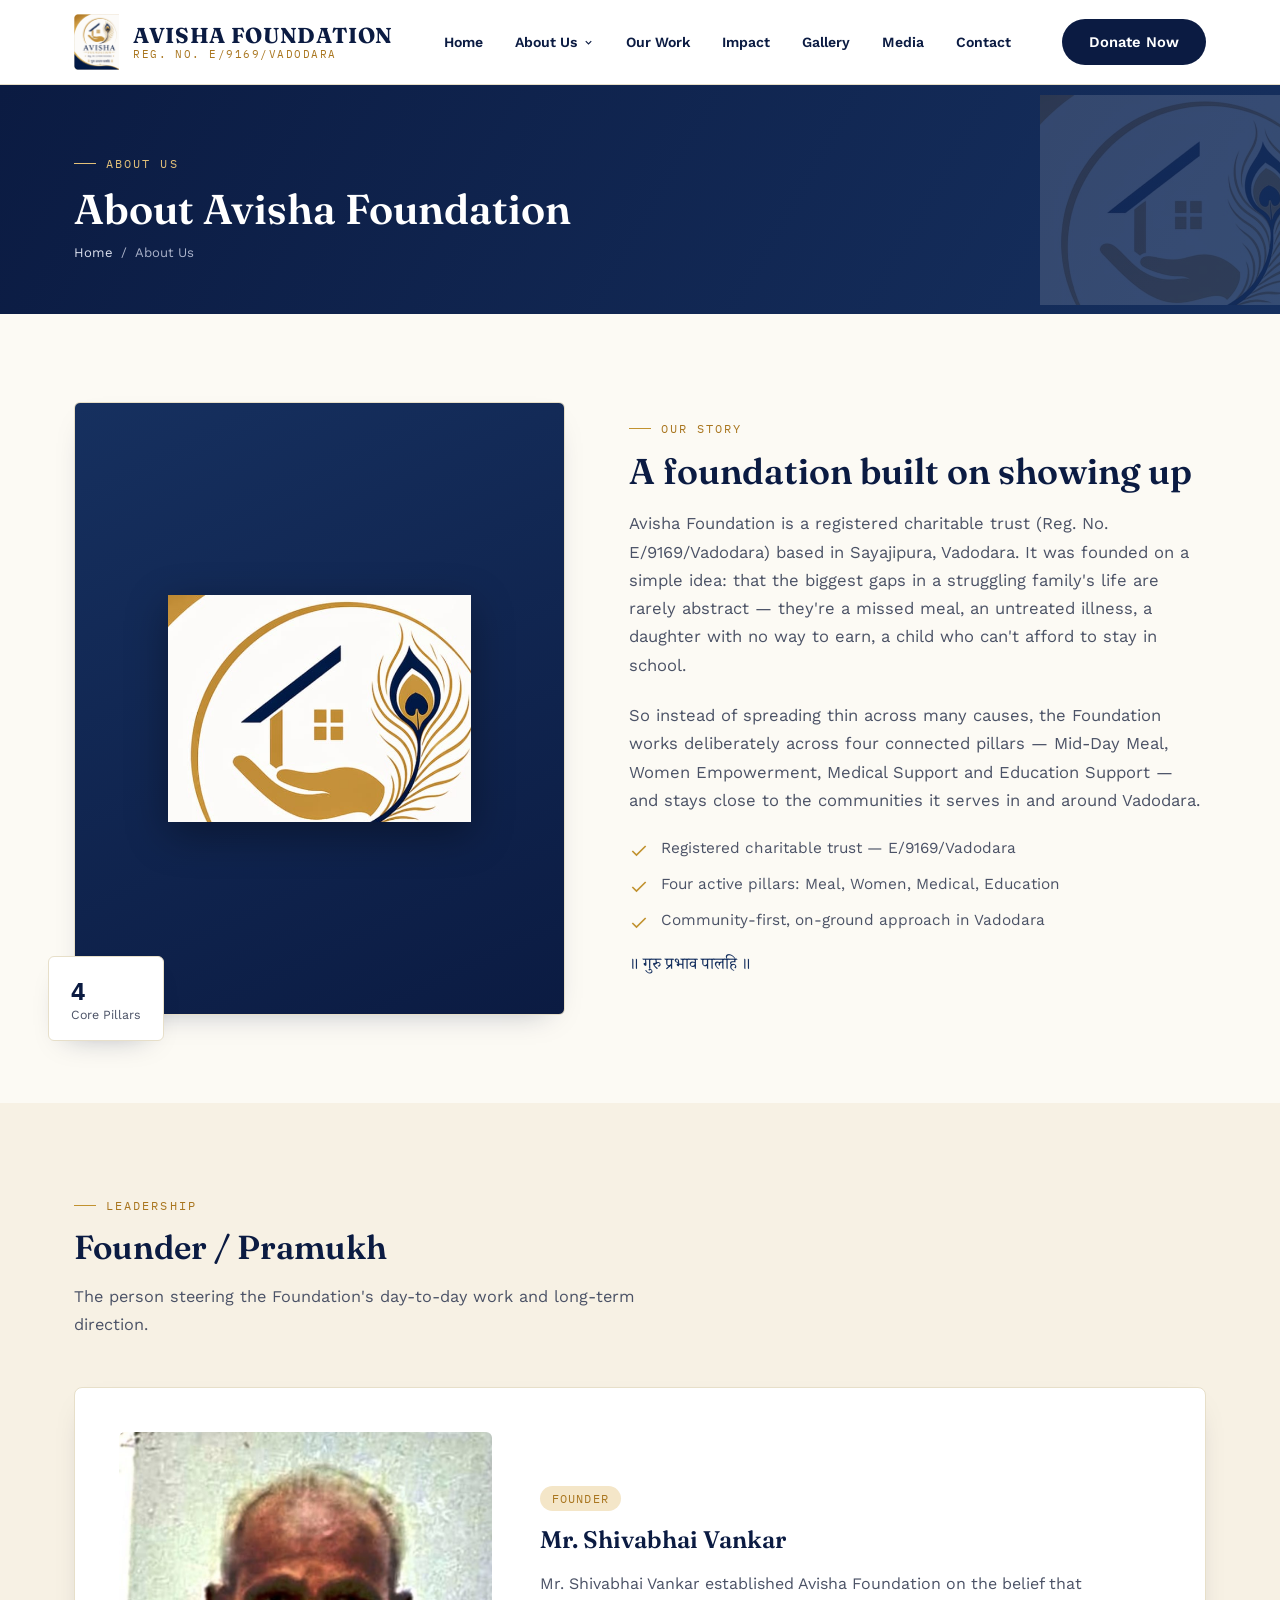
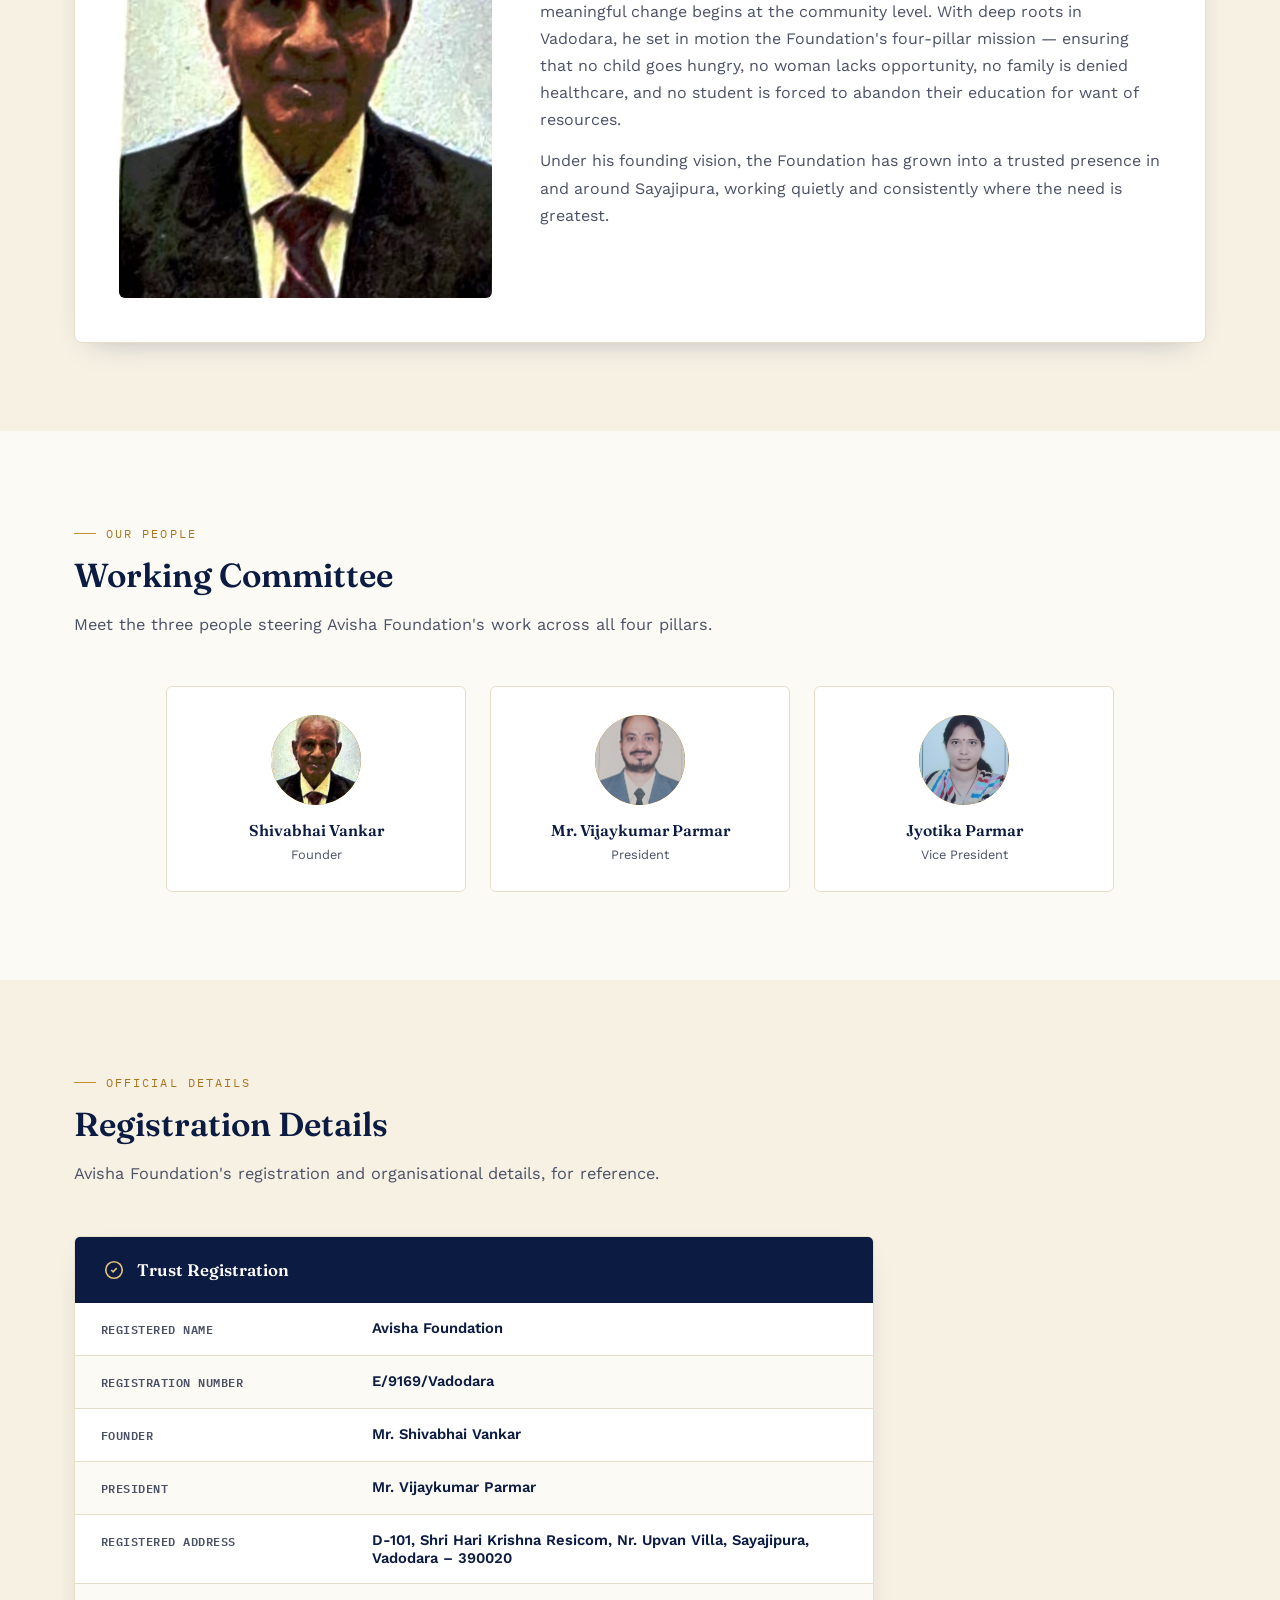
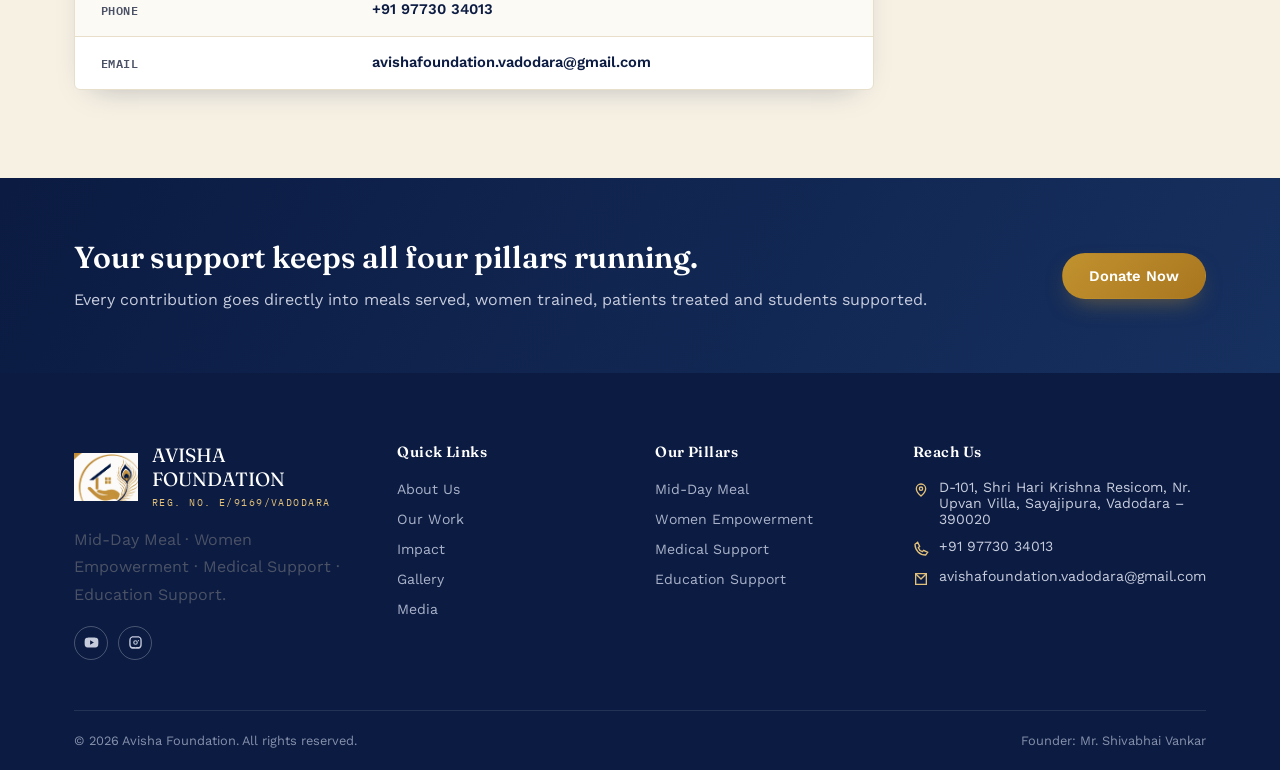
<file: about.html>
<!DOCTYPE html>
<html lang="en">
<head>
<meta charset="UTF-8">
<meta name="viewport" content="width=device-width, initial-scale=1.0">
<title>About Us | Avisha Foundation</title>
<meta name="description" content="Our Story, Founder, Working Committee and registration details for Avisha Foundation (Reg. No. E/9169/Vadodara).">
<link rel="icon" href="image_5f24a0.png">

<link rel="preconnect" href="https://fonts.googleapis.com">
<link rel="preconnect" href="https://fonts.gstatic.com" crossorigin>
<link href="https://fonts.googleapis.com/css2?family=Fraunces:opsz,wght@9..144,500;9..144,600;9..144,700&family=Work+Sans:wght@400;500;600;700&family=IBM+Plex+Mono:wght@500;600&family=Noto+Serif+Devanagari:wght@500;600&display=swap" rel="stylesheet">
<link rel="stylesheet" href="style.css">

</head>
<body>

<header class="site-header">
  <div class="header-inner container">
    <a href="index.html" class="brand">
      <span class="brand-mark"><img src="logo.jpeg" alt="Avisha Foundation logo"></span>
      <span class="brand-text">
        <span class="name">AVISHA FOUNDATION</span>
        <span class="sub">Reg. No. E/9169/Vadodara</span>
      </span>
    </a>

    <nav class="main-nav" id="main-nav">
      <ul>
        <li><a href="index.html">Home</a></li>
        <li class="has-dropdown active">
          <button type="button" aria-expanded="false">About Us
            <svg class="chev" viewBox="0 0 24 24" fill="none" stroke="currentColor" stroke-width="2.5"><path d="M6 9l6 6 6-6"/></svg>
          </button>
          <ul class="dropdown">
            <li><a href="about.html#story">Our Story</a></li>
            <li><a href="about.html#founder">Founder / Pramukh</a></li>
            <li><a href="about.html#committee">Working Committee</a></li>
            <li><a href="about.html#registration">Registration Details</a></li>
          </ul>
        </li>
        <li><a href="work.html">Our Work</a></li>
        <li><a href="impact.html">Impact</a></li>
        <li><a href="gallery.html">Gallery</a></li>
        <li><a href="media.html">Media</a></li>
        <li><a href="contact.html">Contact</a></li>
      </ul>
    </nav>

    <div class="header-cta">
  <a href="donation.html" class="btn btn-navy">Donate Now</a>
  <button class="nav-toggle" id="nav-toggle" aria-label="Toggle menu" aria-expanded="false"><span></span></button>
</div>

  </div>
</header>

<section class="page-banner">
  <div class="container">
    <span class="eyebrow">About Us</span>
    <h1>About Avisha Foundation</h1>
    <div class="breadcrumb"><a href="index.html">Home</a><span>/</span><span>About Us</span></div>
  </div>
  <img class="page-banner-emblem" src="image_5f24a0.png" alt="">
</section>
<section class="section" id="story">
  <div class="container about-grid">
    <div class="about-visual">
      <div class="frame"><img src="image_5f24a0.png" alt="Avisha Foundation emblem"></div>
      <div class="badge">
        <span><strong>4</strong><span>Core Pillars</span></span>
      </div>
    </div>
    <div class="about-copy">
      <span class="eyebrow">Our Story</span>
      <h2>A foundation built on showing up</h2>
      <p>Avisha Foundation is a registered charitable trust (Reg. No. E/9169/Vadodara) based in Sayajipura, Vadodara. It was founded on a simple idea: that the biggest gaps in a struggling family's life are rarely abstract — they're a missed meal, an untreated illness, a daughter with no way to earn, a child who can't afford to stay in school.</p>
      <p>So instead of spreading thin across many causes, the Foundation works deliberately across four connected pillars — Mid-Day Meal, Women Empowerment, Medical Support and Education Support — and stays close to the communities it serves in and around Vadodara.</p>
      <ul class="about-list">
        <li><svg viewBox="0 0 24 24" fill="none" stroke="currentColor" stroke-width="2"><path d="M20 6L9 17l-5-5"/></svg> Registered charitable trust — E/9169/Vadodara</li>
        <li><svg viewBox="0 0 24 24" fill="none" stroke="currentColor" stroke-width="2"><path d="M20 6L9 17l-5-5"/></svg> Four active pillars: Meal, Women, Medical, Education</li>
        <li><svg viewBox="0 0 24 24" fill="none" stroke="currentColor" stroke-width="2"><path d="M20 6L9 17l-5-5"/></svg> Community-first, on-ground approach in Vadodara</li>
      </ul>
      <p class="tagline-strip">॥ गुरु प्रभाव पालहि ॥</p>
    </div>
  </div>
</section>

<section class="section section-soft" id="founder">
  <div class="container">
    <div class="section-head">
      <span class="eyebrow">Leadership</span>
      <h2>Founder / Pramukh</h2>
      <p>The person steering the Foundation's day-to-day work and long-term direction.</p>
    </div>
    <div class="founder-card">
      <div class="founder-photo"><img src="founder_photo.png" alt="Shivabhai Vankar — Founder, Avisha Foundation"></div>
      <div class="founder-copy">
        <span class="role-tag">Founder</span>
        <h3>Mr. Shivabhai Vankar</h3>
        <p>Mr. Shivabhai Vankar established Avisha Foundation on the belief that meaningful change begins at the community level. With deep roots in Vadodara, he set in motion the Foundation's four-pillar mission — ensuring that no child goes hungry, no woman lacks opportunity, no family is denied healthcare, and no student is forced to abandon their education for want of resources.</p>
        <p>Under his founding vision, the Foundation has grown into a trusted presence in and around Sayajipura, working quietly and consistently where the need is greatest.</p>
      </div>
    </div>
  </div>
</section>

<section class="section" id="committee">
  <div class="container">
    <div class="section-head">
      <span class="eyebrow">Our People</span>
      <h2>Working Committee</h2>
      <p>Meet the three people steering Avisha Foundation's work across all four pillars.</p>
    </div>
    <div class="committee-grid">
      <div class="committee-card"><div class="committee-avatar"><img src="founder_photo.png" alt="Founder" style="width:100%;height:100%;object-fit:cover;border-radius:50%;"></div><h4>Shivabhai Vankar</h4><span>Founder</span></div>
      <div class="committee-card"><div class="committee-avatar"><img src="president_photo.png" alt="President" style="width:100%;height:100%;object-fit:cover;border-radius:50%;"></div><h4>Mr. Vijaykumar Parmar</h4><span>President</span></div>
      <div class="committee-card"><div class="committee-avatar"><img src="vicepresident_photo.jpeg" alt="Vice President" style="width:100%;height:100%;object-fit:cover;border-radius:50%;"></div><h4>Jyotika Parmar</h4><span>Vice President</span></div>
    </div>
  </div>
</section>

<section class="section section-soft" id="registration">
  <div class="container">
    <div class="section-head">
      <span class="eyebrow">Official Details</span>
      <h2>Registration Details</h2>
      <p>Avisha Foundation's registration and organisational details, for reference.</p>
    </div>
    <div class="donate-card" style="max-width:800px;">
      <div class="donate-card-head">
        <svg viewBox="0 0 24 24" fill="none" stroke="currentColor" stroke-width="1.8"><path d="M9 12l2 2 4-4"/><circle cx="12" cy="12" r="9"/></svg>
        <h3>Trust Registration</h3>
      </div>
      <table class="reg-table">
        <tr><th>Registered Name</th><td>Avisha Foundation</td></tr>
        <tr><th>Registration Number</th><td>E/9169/Vadodara</td></tr>
        <tr><th>Founder</th><td>Mr. Shivabhai Vankar</td></tr>
        <tr><th>President</th><td>Mr. Vijaykumar Parmar</td></tr>
        <tr><th>Registered Address</th><td>D-101, Shri Hari Krishna Resicom, Nr. Upvan Villa, Sayajipura, Vadodara – 390020</td></tr>
        <tr><th>Phone</th><td>+91 97730 34013</td></tr>
        <tr><th>Email</th><td>avishafoundation.vadodara@gmail.com</td></tr>
      </table>
    </div>
  </div>
</section>
<section class="cta-band">
  <div class="container cta-inner">
    <div>
      <h2>Your support keeps all four pillars running.</h2>
      <p>Every contribution goes directly into meals served, women trained, patients treated and students supported.</p>
    </div>
    <a href="donation.html" class="btn btn-gold">Donate Now</a>
  </div>
</section>

<footer id="contact-footer">
  <div class="container">
    <div class="footer-grid">
      <div>
        <div class="footer-brand">
          <span class="brand-mark"><img src="image_5f24a0.png" alt="Avisha Foundation emblem"></span>
          <span>
            <span class="name">AVISHA FOUNDATION</span><br>
            <span class="sub">Reg. No. E/9169/Vadodara</span>
          </span>
        </div>
        <p style="max-width:32ch;">Mid-Day Meal &middot; Women Empowerment &middot; Medical Support &middot; Education Support.</p>
        <div class="social-row">
          <a href="https://www.youtube.com/@avishafoundation" target="_blank" rel="noopener" aria-label="YouTube"><svg viewBox="0 0 24 24" fill="currentColor"><path d="M23 12s0-3.6-.5-5.3c-.3-1-1.1-1.8-2.1-2.1C18.6 4 12 4 12 4s-6.6 0-8.4.6c-1 .3-1.8 1.1-2.1 2.1C1 8.4 1 12 1 12s0 3.6.5 5.3c.3 1 1.1 1.8 2.1 2.1C5.4 20 12 20 12 20s6.6 0 8.4-.6c1-.3 1.8-1.1 2.1-2.1.5-1.7.5-5.3.5-5.3zM9.8 15.5v-7l6 3.5-6 3.5z"/></svg></a>
          <a href="https://www.instagram.com/avisha.foundation" target="_blank" rel="noopener" aria-label="Instagram"><svg viewBox="0 0 24 24" fill="currentColor"><path d="M12 2c2.7 0 3.1 0 4.1.1 1.1 0 1.8.2 2.4.5.6.3 1.1.6 1.7 1.2.6.6.9 1 1.2 1.7.3.6.5 1.3.5 2.4.1 1 .1 1.4.1 4.1s0 3.1-.1 4.1c0 1.1-.2 1.8-.5 2.4-.3.6-.6 1.1-1.2 1.7-.6.6-1 .9-1.7 1.2-.6.3-1.3.5-2.4.5-1 .1-1.4.1-4.1.1s-3.1 0-4.1-.1c-1.1 0-1.8-.2-2.4-.5-.6-.3-1.1-.6-1.7-1.2-.6-.6-.9-1-1.2-1.7-.3-.6-.5-1.3-.5-2.4C2 15.1 2 14.7 2 12s0-3.1.1-4.1c0-1.1.2-1.8.5-2.4.3-.6.6-1.1 1.2-1.7.6-.6 1-.9 1.7-1.2.6-.3 1.3-.5 2.4-.5C8.9 2 9.3 2 12 2zm0 1.8c-2.6 0-3 0-4 .1-.9 0-1.4.2-1.7.3-.4.2-.7.4-1 .7-.3.3-.5.6-.7 1-.1.3-.3.8-.3 1.7-.1 1-.1 1.4-.1 4s0 3 .1 4c0 .9.2 1.4.3 1.7.2.4.4.7.7 1 .3.3.6.5 1 .7.3.1.8.3 1.7.3 1 .1 1.4.1 4 .1s3 0 4-.1c.9 0 1.4-.2 1.7-.3.4-.2.7-.4 1-.7.3-.3.5-.6.7-1 .1-.3.3-.8.3-1.7.1-1 .1-1.4.1-4s0-3-.1-4c0-.9-.2-1.4-.3-1.7-.2-.4-.4-.7-.7-1-.3-.3-.6-.5-1-.7-.3-.1-.8-.3-1.7-.3-1-.1-1.4-.1-4-.1zm0 4.5a3.7 3.7 0 110 7.4 3.7 3.7 0 010-7.4zm0 1.8a1.9 1.9 0 100 3.8 1.9 1.9 0 000-3.8zm4.7-2a1 1 0 110 2 1 1 0 010-2z"/></svg></a>
        </div>
      </div>

      <div class="footer-col">
        <h4>Quick Links</h4>
        <ul>
          <li><a href="about.html">About Us</a></li>
          <li><a href="work.html">Our Work</a></li>
          <li><a href="impact.html">Impact</a></li>
          <li><a href="gallery.html">Gallery</a></li>
          <li><a href="media.html">Media</a></li>
        </ul>
      </div>

      <div class="footer-col">
        <h4>Our Pillars</h4>
        <ul>
          <li><a href="work.html#meal">Mid-Day Meal</a></li>
          <li><a href="work.html#women">Women Empowerment</a></li>
          <li><a href="work.html#medical">Medical Support</a></li>
          <li><a href="work.html#edu">Education Support</a></li>
        </ul>
      </div>

      <div class="footer-col">
        <h4>Reach Us</h4>
        <ul class="footer-contact">
          <li><svg viewBox="0 0 24 24" fill="none" stroke="currentColor" stroke-width="2"><path d="M12 21s-7-6-7-11a7 7 0 0 1 14 0c0 5-7 11-7 11z"/><circle cx="12" cy="10" r="2.5"/></svg> D-101, Shri Hari Krishna Resicom, Nr. Upvan Villa, Sayajipura, Vadodara – 390020</li>
          <li><svg viewBox="0 0 24 24" fill="none" stroke="currentColor" stroke-width="2"><path d="M3 5c0 9 7 16 16 16l3-4-6-3-2 2c-3-1-5-3-6-6l2-2-3-6z"/></svg> +91 97730 34013</li>
          <li><svg viewBox="0 0 24 24" fill="none" stroke="currentColor" stroke-width="2"><path d="M4 4h16v16H4z"/><path d="M4 4l8 8 8-8"/></svg> avishafoundation.vadodara@gmail.com</li>
        </ul>
      </div>
    </div>

    <div class="footer-bottom">
      <span>&copy; <span id="year"></span> Avisha Foundation. All rights reserved.</span>
      <span>Founder: Mr. Shivabhai Vankar</span>
    </div>
  </div>
</footer>

<button class="back-top" id="back-top" aria-label="Back to top">
  <svg viewBox="0 0 24 24" fill="none" stroke="currentColor" stroke-width="2.5"><path d="M12 19V5M5 12l7-7 7 7"/></svg>
</button>

<script src="script.js"></script>
</body>
</html>
</file>
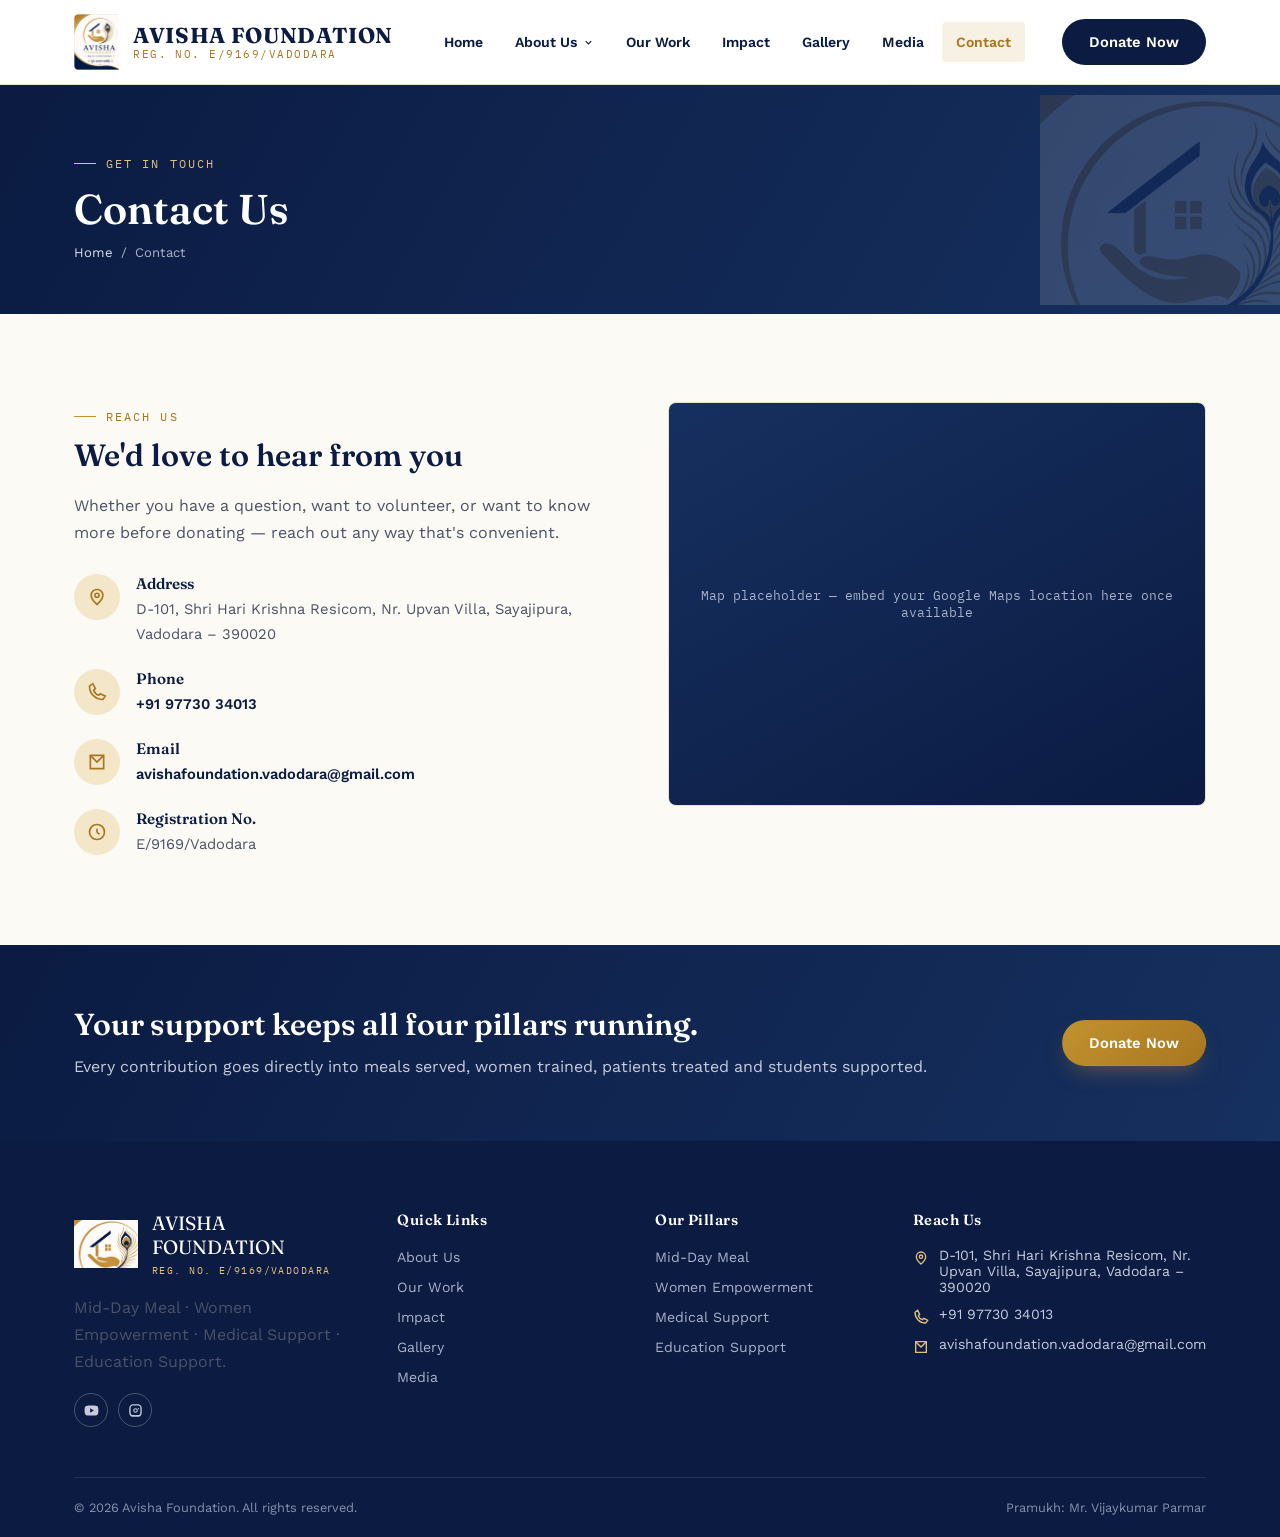
<file: contact.html>
<!DOCTYPE html>
<html lang="en">
<head>
<meta charset="UTF-8">
<meta name="viewport" content="width=device-width, initial-scale=1.0">
<title>Contact Us | Avisha Foundation</title>
<meta name="description" content="Get in touch with Avisha Foundation — address, phone, email and registration details.">
<link rel="icon" href="image_5f24a0.png">

<link rel="preconnect" href="https://fonts.googleapis.com">
<link rel="preconnect" href="https://fonts.gstatic.com" crossorigin>
<link href="https://fonts.googleapis.com/css2?family=Fraunces:opsz,wght@9..144,500;9..144,600;9..144,700&family=Work+Sans:wght@400;500;600;700&family=IBM+Plex+Mono:wght@500;600&family=Noto+Serif+Devanagari:wght@500;600&display=swap" rel="stylesheet">
<link rel="stylesheet" href="style.css">

</head>
<body>

<header class="site-header">
  <div class="header-inner container">
    <a href="index.html" class="brand">
      <span class="brand-mark"><img src="logo.jpeg" alt="Avisha Foundation logo"></span>
      <span class="brand-text">
        <span class="name">AVISHA FOUNDATION</span>
        <span class="sub">Reg. No. E/9169/Vadodara</span>
      </span>
    </a>

    <nav class="main-nav" id="main-nav">
      <ul>
        <li><a href="index.html">Home</a></li>
        <li class="has-dropdown">
          <button type="button" aria-expanded="false">About Us
            <svg class="chev" viewBox="0 0 24 24" fill="none" stroke="currentColor" stroke-width="2.5"><path d="M6 9l6 6 6-6"/></svg>
          </button>
          <ul class="dropdown">
            <li><a href="about.html#story">Our Story</a></li>
            <li><a href="about.html#founder">Founder / Pramukh</a></li>
            <li><a href="about.html#committee">Working Committee</a></li>
            <li><a href="about.html#registration">Registration Details</a></li>
          </ul>
        </li>
        <li><a href="work.html">Our Work</a></li>
        <li><a href="impact.html">Impact</a></li>
        <li><a href="gallery.html">Gallery</a></li>
        <li><a href="media.html">Media</a></li>
        <li class="active"><a href="contact.html">Contact</a></li>
      </ul>
    </nav>

    <div class="header-cta">
  <a href="donation.html" class="btn btn-navy">Donate Now</a>
  <button class="nav-toggle" id="nav-toggle" aria-label="Toggle menu" aria-expanded="false"><span></span></button>
</div>

  </div>
</header>

<section class="page-banner">
  <div class="container">
    <span class="eyebrow">Get in Touch</span>
    <h1>Contact Us</h1>
    <div class="breadcrumb"><a href="index.html">Home</a><span>/</span><span>Contact</span></div>
  </div>
  <img class="page-banner-emblem" src="image_5f24a0.png" alt="">
</section>
<section class="section">
  <div class="container contact-grid">
    <div>
      <span class="eyebrow">Reach Us</span>
      <h2 style="font-size:clamp(1.5rem,2.4vw,2rem);margin:12px 0 18px;">We'd love to hear from you</h2>
      <p>Whether you have a question, want to volunteer, or want to know more before donating — reach out any way that's convenient.</p>
      <div class="contact-info-list">
        <div class="contact-info-item">
          <span class="ic"><svg viewBox="0 0 24 24" fill="none" stroke="currentColor" stroke-width="2"><path d="M12 21s-7-6-7-11a7 7 0 0 1 14 0c0 5-7 11-7 11z"/><circle cx="12" cy="10" r="2.5"/></svg></span>
          <div><h4>Address</h4><p>D-101, Shri Hari Krishna Resicom, Nr. Upvan Villa, Sayajipura, Vadodara – 390020</p></div>
        </div>
        <div class="contact-info-item">
          <span class="ic"><svg viewBox="0 0 24 24" fill="none" stroke="currentColor" stroke-width="2"><path d="M3 5c0 9 7 16 16 16l3-4-6-3-2 2c-3-1-5-3-6-6l2-2-3-6z"/></svg></span>
          <div><h4>Phone</h4><p><a href="tel:+919773034013" style="color:var(--navy-900);font-weight:600;">+91 97730 34013</a></p></div>
        </div>
        <div class="contact-info-item">
          <span class="ic"><svg viewBox="0 0 24 24" fill="none" stroke="currentColor" stroke-width="2"><path d="M4 4h16v16H4z"/><path d="M4 4l8 8 8-8"/></svg></span>
          <div><h4>Email</h4><p><a href="mailto:avishafoundation.vadodara@gmail.com" style="color:var(--navy-900);font-weight:600;">avishafoundation.vadodara@gmail.com</a></p></div>
        </div>
        <div class="contact-info-item">
          <span class="ic"><svg viewBox="0 0 24 24" fill="none" stroke="currentColor" stroke-width="2"><path d="M12 8v4l3 3"/><circle cx="12" cy="12" r="9"/></svg></span>
          <div><h4>Registration No.</h4><p>E/9169/Vadodara</p></div>
        </div>
      </div>
    </div>
    <div class="map-box">Map placeholder — embed your Google Maps location here once available</div>
  </div>
</section>
<section class="cta-band">
  <div class="container cta-inner">
    <div>
      <h2>Your support keeps all four pillars running.</h2>
      <p>Every contribution goes directly into meals served, women trained, patients treated and students supported.</p>
    </div>
    <a href="donation.html" class="btn btn-gold">Donate Now</a>
  </div>
</section>

<footer id="contact-footer">
  <div class="container">
    <div class="footer-grid">
      <div>
        <div class="footer-brand">
          <span class="brand-mark"><img src="image_5f24a0.png" alt="Avisha Foundation emblem"></span>
          <span>
            <span class="name">AVISHA FOUNDATION</span><br>
            <span class="sub">Reg. No. E/9169/Vadodara</span>
          </span>
        </div>
        <p style="max-width:32ch;">Mid-Day Meal &middot; Women Empowerment &middot; Medical Support &middot; Education Support.</p>
        <div class="social-row">
          <a href="https://www.youtube.com/@avishafoundation" target="_blank" rel="noopener" aria-label="YouTube"><svg viewBox="0 0 24 24" fill="currentColor"><path d="M23 12s0-3.6-.5-5.3c-.3-1-1.1-1.8-2.1-2.1C18.6 4 12 4 12 4s-6.6 0-8.4.6c-1 .3-1.8 1.1-2.1 2.1C1 8.4 1 12 1 12s0 3.6.5 5.3c.3 1 1.1 1.8 2.1 2.1C5.4 20 12 20 12 20s6.6 0 8.4-.6c1-.3 1.8-1.1 2.1-2.1.5-1.7.5-5.3.5-5.3zM9.8 15.5v-7l6 3.5-6 3.5z"/></svg></a>
          <a href="https://www.instagram.com/avisha.foundation" target="_blank" rel="noopener" aria-label="Instagram"><svg viewBox="0 0 24 24" fill="currentColor"><path d="M12 2c2.7 0 3.1 0 4.1.1 1.1 0 1.8.2 2.4.5.6.3 1.1.6 1.7 1.2.6.6.9 1 1.2 1.7.3.6.5 1.3.5 2.4.1 1 .1 1.4.1 4.1s0 3.1-.1 4.1c0 1.1-.2 1.8-.5 2.4-.3.6-.6 1.1-1.2 1.7-.6.6-1 .9-1.7 1.2-.6.3-1.3.5-2.4.5-1 .1-1.4.1-4.1.1s-3.1 0-4.1-.1c-1.1 0-1.8-.2-2.4-.5-.6-.3-1.1-.6-1.7-1.2-.6-.6-.9-1-1.2-1.7-.3-.6-.5-1.3-.5-2.4C2 15.1 2 14.7 2 12s0-3.1.1-4.1c0-1.1.2-1.8.5-2.4.3-.6.6-1.1 1.2-1.7.6-.6 1-.9 1.7-1.2.6-.3 1.3-.5 2.4-.5C8.9 2 9.3 2 12 2zm0 1.8c-2.6 0-3 0-4 .1-.9 0-1.4.2-1.7.3-.4.2-.7.4-1 .7-.3.3-.5.6-.7 1-.1.3-.3.8-.3 1.7-.1 1-.1 1.4-.1 4s0 3 .1 4c0 .9.2 1.4.3 1.7.2.4.4.7.7 1 .3.3.6.5 1 .7.3.1.8.3 1.7.3 1 .1 1.4.1 4 .1s3 0 4-.1c.9 0 1.4-.2 1.7-.3.4-.2.7-.4 1-.7.3-.3.5-.6.7-1 .1-.3.3-.8.3-1.7.1-1 .1-1.4.1-4s0-3-.1-4c0-.9-.2-1.4-.3-1.7-.2-.4-.4-.7-.7-1-.3-.3-.6-.5-1-.7-.3-.1-.8-.3-1.7-.3-1-.1-1.4-.1-4-.1zm0 4.5a3.7 3.7 0 110 7.4 3.7 3.7 0 010-7.4zm0 1.8a1.9 1.9 0 100 3.8 1.9 1.9 0 000-3.8zm4.7-2a1 1 0 110 2 1 1 0 010-2z"/></svg></a>
        </div>
      </div>

      <div class="footer-col">
        <h4>Quick Links</h4>
        <ul>
          <li><a href="about.html">About Us</a></li>
          <li><a href="work.html">Our Work</a></li>
          <li><a href="impact.html">Impact</a></li>
          <li><a href="gallery.html">Gallery</a></li>
          <li><a href="media.html">Media</a></li>
        </ul>
      </div>

      <div class="footer-col">
        <h4>Our Pillars</h4>
        <ul>
          <li><a href="work.html#meal">Mid-Day Meal</a></li>
          <li><a href="work.html#women">Women Empowerment</a></li>
          <li><a href="work.html#medical">Medical Support</a></li>
          <li><a href="work.html#edu">Education Support</a></li>
        </ul>
      </div>

      <div class="footer-col">
        <h4>Reach Us</h4>
        <ul class="footer-contact">
          <li><svg viewBox="0 0 24 24" fill="none" stroke="currentColor" stroke-width="2"><path d="M12 21s-7-6-7-11a7 7 0 0 1 14 0c0 5-7 11-7 11z"/><circle cx="12" cy="10" r="2.5"/></svg> D-101, Shri Hari Krishna Resicom, Nr. Upvan Villa, Sayajipura, Vadodara – 390020</li>
          <li><svg viewBox="0 0 24 24" fill="none" stroke="currentColor" stroke-width="2"><path d="M3 5c0 9 7 16 16 16l3-4-6-3-2 2c-3-1-5-3-6-6l2-2-3-6z"/></svg> +91 97730 34013</li>
          <li><svg viewBox="0 0 24 24" fill="none" stroke="currentColor" stroke-width="2"><path d="M4 4h16v16H4z"/><path d="M4 4l8 8 8-8"/></svg> avishafoundation.vadodara@gmail.com</li>
        </ul>
      </div>
    </div>

    <div class="footer-bottom">
      <span>&copy; <span id="year"></span> Avisha Foundation. All rights reserved.</span>
      <span>Pramukh: Mr. Vijaykumar Parmar</span>
    </div>
  </div>
</footer>

<button class="back-top" id="back-top" aria-label="Back to top">
  <svg viewBox="0 0 24 24" fill="none" stroke="currentColor" stroke-width="2.5"><path d="M12 19V5M5 12l7-7 7 7"/></svg>
</button>

<script src="script.js"></script>
</body>
</html>
</file>
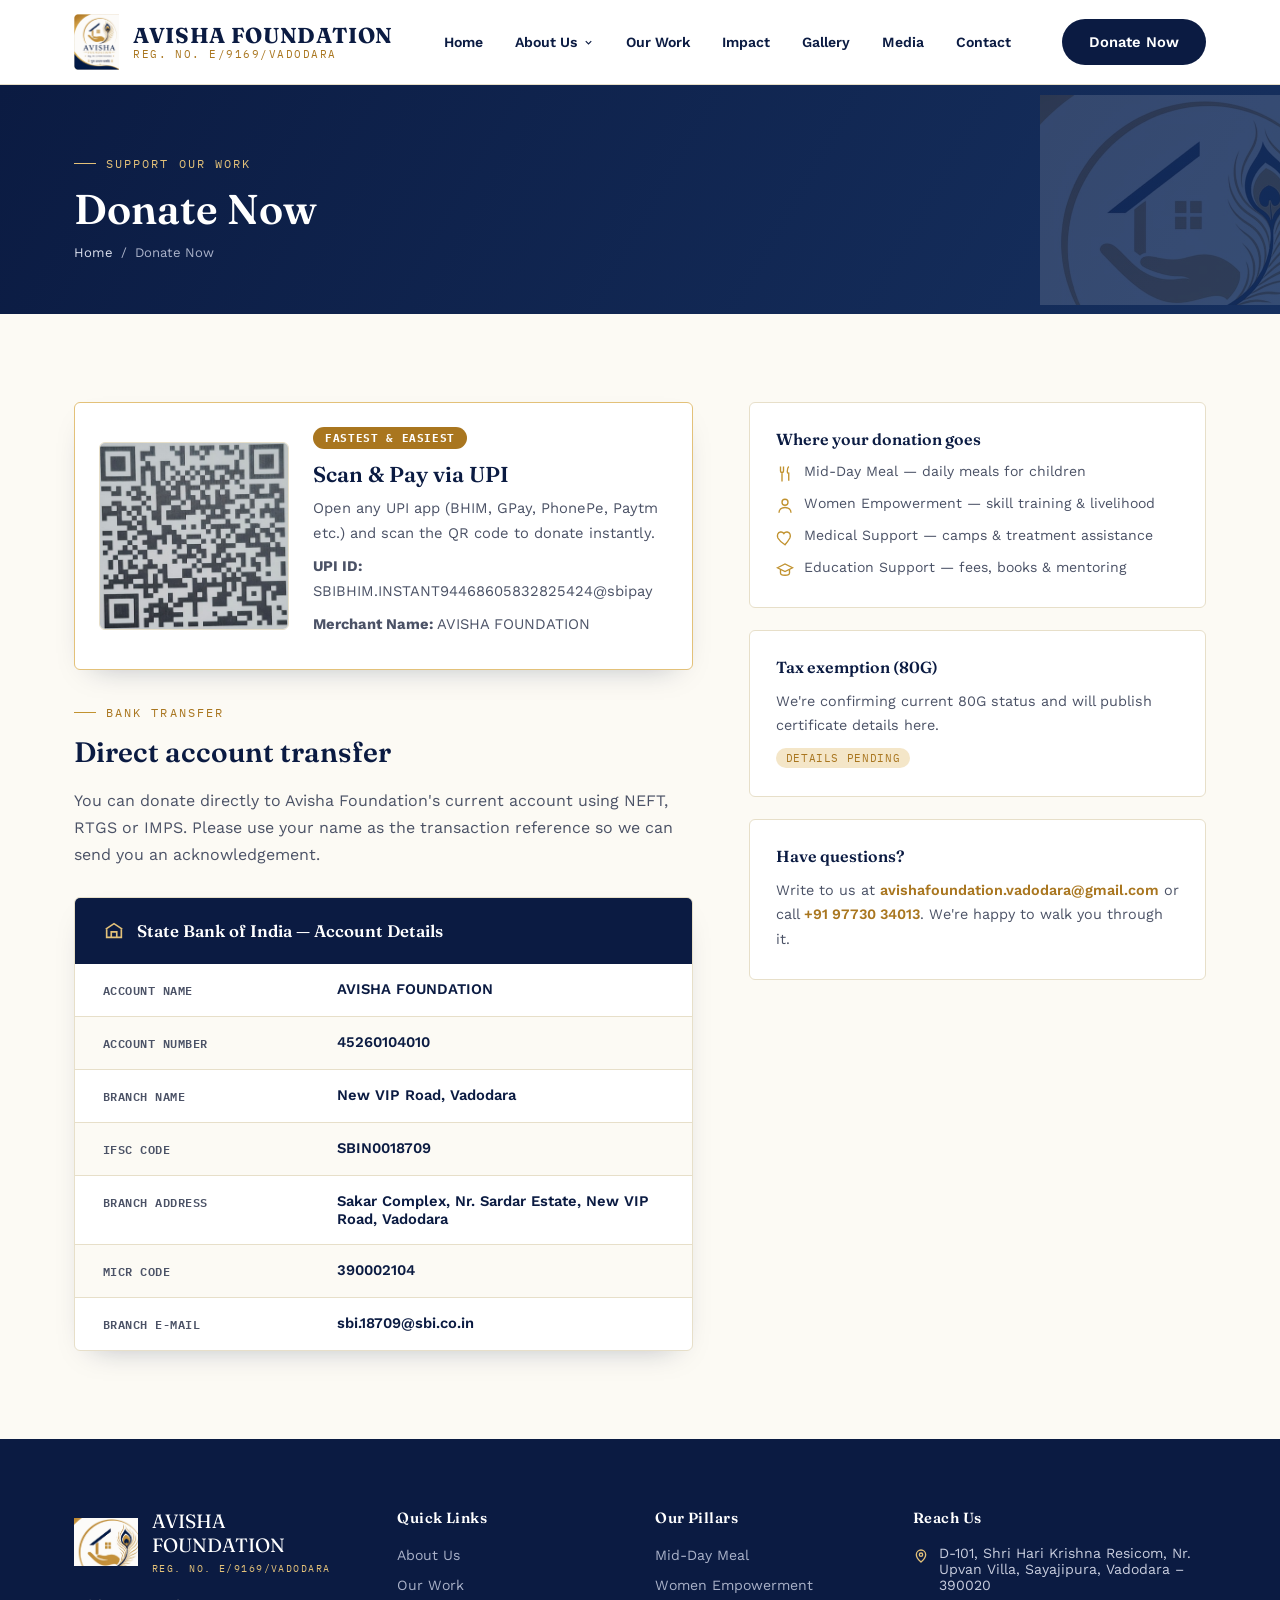
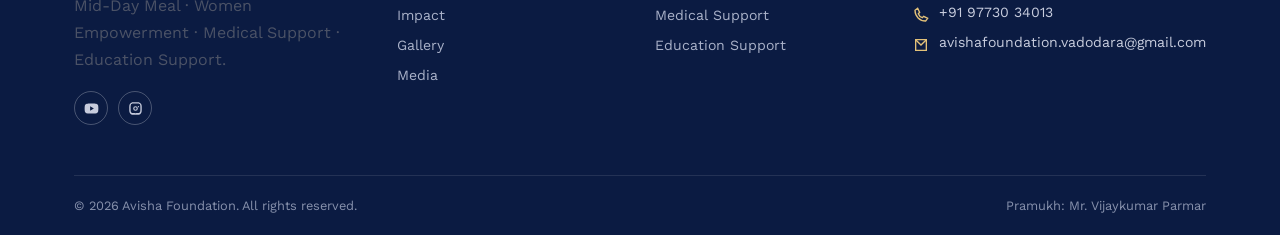
<file: donation.html>
<!DOCTYPE html>
<html lang="en">

<head>
  <meta charset="UTF-8">
  <meta name="viewport" content="width=device-width, initial-scale=1.0">
  <title>Donate Now | Avisha Foundation — Vadodara</title>
  <meta name="description"
    content="Support Avisha Foundation's work in Mid-Day Meal, Women Empowerment, Medical Support and Education Support. Bank transfer details for donations.">
  <link rel="icon" href="image_5f24a0.png">

  <link rel="preconnect" href="https://fonts.googleapis.com">
  <link rel="preconnect" href="https://fonts.gstatic.com" crossorigin>
  <link
    href="https://fonts.googleapis.com/css2?family=Fraunces:opsz,wght@9..144,500;9..144,600;9..144,700&family=Work+Sans:wght@400;500;600;700&family=IBM+Plex+Mono:wght@500;600&family=Noto+Serif+Devanagari:wght@500;600&display=swap"
    rel="stylesheet">
  <link rel="stylesheet" href="style.css">

  <style>
    /* --- Added for QR / UPI Scan & Pay block (kept separate so style.css itself stays untouched) --- */
    .donate-qr-card {
      background: #fff;
      border: 1px solid var(--gold-300);
      border-radius: 6px;
      box-shadow: var(--shadow-soft);
      padding: 24px;
      margin-bottom: 28px;
      display: flex;
      gap: 24px;
      align-items: center;
      box-sizing: border-box;
      max-width: 100%;
      overflow: hidden;
    }

    .donate-qr-card .qr-img-wrap {
      flex: 0 0 auto;
    }

    .donate-qr-card .qr-img-wrap img {
      display: block;
      width: 190px;
      max-width: 100%;
      height: auto;
      border-radius: 6px;
      border: 1px solid var(--line);
    }

    .donate-qr-card .qr-info {
      flex: 1 1 0%;
      min-width: 0;
    }

    .donate-qr-card .qr-info h3 {
      margin: 0 0 8px;
      font-size: clamp(1.1rem, 2vw, 1.35rem);
    }

    .donate-qr-card .qr-info p {
      margin: 0 0 8px;
      font-size: .92rem;
      overflow-wrap: anywhere;
      word-break: break-word;
    }

    .donate-qr-card .qr-tag {
      display: inline-block;
      font-family: var(--font-mono);
      font-size: .68rem;
      letter-spacing: .06em;
      text-transform: uppercase;
      color: #fff;
      font-weight: 700;
      background: var(--gold-600);
      border-radius: 999px;
      padding: 4px 12px;
      margin-bottom: 12px;
    }

    @media (max-width:560px) {
      .donate-qr-card {
        flex-direction: column;
        text-align: center;
      }
    }
  </style>
</head>

<body>

  <header class="site-header">
    <div class="header-inner container">
      <a href="index.html" class="brand">
        <span class="brand-mark"><img src="logo.jpeg" alt="Avisha Foundation logo"></span>
        <span class="brand-text">
          <span class="name">AVISHA FOUNDATION</span>
          <span class="sub">Reg. No. E/9169/Vadodara</span>
        </span>
      </a>

      <nav class="main-nav" id="main-nav">
        <ul>
          <li><a href="index.html">Home</a></li>
          <li class="has-dropdown">
            <button type="button" aria-expanded="false">About Us
              <svg class="chev" viewBox="0 0 24 24" fill="none" stroke="currentColor" stroke-width="2.5">
                <path d="M6 9l6 6 6-6" />
              </svg>
            </button>
            <ul class="dropdown">
              <li><a href="about.html#story">Our Story</a></li>
              <li><a href="about.html#founder">Founder / Pramukh</a></li>
              <li><a href="about.html#committee">Working Committee</a></li>
              <li><a href="about.html#registration">Registration Details</a></li>
            </ul>
          </li>
          <li><a href="work.html">Our Work</a></li>
          <li><a href="impact.html">Impact</a></li>
          <li><a href="gallery.html">Gallery</a></li>
          <li><a href="media.html">Media</a></li>
          <li><a href="contact.html">Contact</a></li>
        </ul>
      </nav>

      <div class="header-cta">
        <a href="donation.html" class="btn btn-navy">Donate Now</a>
        <button class="nav-toggle" id="nav-toggle" aria-label="Toggle menu" aria-expanded="false"><span></span></button>
      </div>

    </div>
  </header>

  <section class="page-banner">
    <div class="container">
      <span class="eyebrow">Support Our Work</span>
      <h1>Donate Now</h1>
      <div class="breadcrumb"><a href="index.html">Home</a><span>/</span><span>Donate Now</span></div>
    </div>
    <img class="page-banner-emblem" src="image_5f24a0.png" alt="">
  </section>
  <section class="section">
    <div class="container donate-layout">

      <div class="donate-main">

        <div class="donate-qr-card">
          <div class="qr-img-wrap">
            <img src="qr-code.png" alt="Scan and pay via UPI - Avisha Foundation QR code">
          </div>
          <div class="qr-info">
            <span class="qr-tag">Fastest &amp; Easiest</span>
            <h3>Scan &amp; Pay via UPI</h3>
            <p>Open any UPI app (BHIM, GPay, PhonePe, Paytm etc.) and scan the QR code to donate instantly.</p>
            <p><strong>UPI ID:</strong> SBIBHIM.INSTANT94468605832825424@sbipay</p>
            <p><strong>Merchant Name:</strong> AVISHA FOUNDATION</p>
          </div>
        </div>

        <span class="eyebrow">Bank Transfer</span>
        <h2 style="margin:14px 0 18px;font-size:clamp(1.4rem,2.2vw,1.9rem);">Direct account transfer</h2>
        <p style="margin-bottom:28px;">You can donate directly to Avisha Foundation's current account using NEFT, RTGS
          or IMPS. Please use your name as the transaction reference so we can send you an acknowledgement.</p>

        <div class="donate-card">
          <div class="donate-card-head">
            <svg viewBox="0 0 24 24" fill="none" stroke="currentColor" stroke-width="1.8">
              <path d="M3 10l9-6 9 6" />
              <path d="M4 10v9h16v-9" />
              <path d="M9 19v-6h6v6" />
            </svg>
            <h3>State Bank of India — Account Details</h3>
          </div>
          <table class="bank-table">
            <tr>
              <th>Account Name</th>
              <td>AVISHA FOUNDATION</td>
            </tr>
            <tr>
              <th>Account Number</th>
              <td>45260104010</td>
            </tr>
            <tr>
              <th>Branch Name</th>
              <td>New VIP Road, Vadodara</td>
            </tr>
            <tr>
              <th>IFSC Code</th>
              <td>SBIN0018709</td>
            </tr>
            <tr>
              <th>Branch Address</th>
              <td>Sakar Complex, Nr. Sardar Estate, New VIP Road, Vadodara</td>
            </tr>
            <tr>
              <th>MICR Code</th>
              <td>390002104</td>
            </tr>
            <tr>
              <th>Branch E-mail</th>
              <td>sbi.18709@sbi.co.in</td>
            </tr>
          </table>
        </div>
      </div>

      <aside class="donate-side">
        <div class="side-block">
          <h4>Where your donation goes</h4>
          <ul>
            <li><svg viewBox="0 0 24 24" fill="none" stroke="currentColor" stroke-width="1.8">
                <path d="M6 2v6a2 2 0 002 2h0a2 2 0 002-2V2M8 10v12M17 2c-2 2-2 5-2 7a2 2 0 002 2v10" />
              </svg> Mid-Day Meal — daily meals for children</li>
            <li><svg viewBox="0 0 24 24" fill="none" stroke="currentColor" stroke-width="1.8">
                <circle cx="12" cy="7" r="4" />
                <path d="M4 21c0-4.4 3.6-7 8-7s8 2.6 8 7" />
              </svg> Women Empowerment — skill training &amp; livelihood</li>
            <li><svg viewBox="0 0 24 24" fill="none" stroke="currentColor" stroke-width="1.8">
                <path
                  d="M12 21s-7-4.5-9.5-9C1 8 2.5 4.5 6 4c2-.3 3.6.7 4.5 2C11.4 4.7 13 3.7 15 4c3.5.5 5 4 3.5 8-2.5 4.5-6.5 9-6.5 9z" />
              </svg> Medical Support — camps &amp; treatment assistance</li>
            <li><svg viewBox="0 0 24 24" fill="none" stroke="currentColor" stroke-width="1.8">
                <path d="M2 9l10-5 10 5-10 5-10-5z" />
                <path d="M6 11v5c0 1.7 2.7 3 6 3s6-1.3 6-3v-5" />
              </svg> Education Support — fees, books &amp; mentoring</li>
          </ul>
        </div>

        <div class="side-block">
          <h4>Tax exemption (80G)</h4>
          <p>We're confirming current 80G status and will publish certificate details here.</p>
          <span class="pending-tag">Details pending</span>
        </div>

        <div class="side-block">
          <h4>Have questions?</h4>
          <p>Write to us at <a href="mailto:avishafoundation.vadodara@gmail.com"
              style="color:var(--gold-600);font-weight:600;">avishafoundation.vadodara@gmail.com</a> or call <a
              href="tel:+919773034013" style="color:var(--gold-600);font-weight:600;">+91 97730 34013</a>. We're happy
            to walk you through it.</p>
        </div>
      </aside>

    </div>
  </section>


  <footer id="contact-footer">
    <div class="container">
      <div class="footer-grid">
        <div>
          <div class="footer-brand">
            <span class="brand-mark"><img src="image_5f24a0.png" alt="Avisha Foundation emblem"></span>
            <span>
              <span class="name">AVISHA FOUNDATION</span><br>
              <span class="sub">Reg. No. E/9169/Vadodara</span>
            </span>
          </div>
          <p style="max-width:32ch;">Mid-Day Meal &middot; Women Empowerment &middot; Medical Support &middot; Education
            Support.</p>
          <div class="social-row">
            <a href="https://www.youtube.com/@avishafoundation" target="_blank" rel="noopener" aria-label="YouTube"><svg
                viewBox="0 0 24 24" fill="currentColor">
                <path
                  d="M23 12s0-3.6-.5-5.3c-.3-1-1.1-1.8-2.1-2.1C18.6 4 12 4 12 4s-6.6 0-8.4.6c-1 .3-1.8 1.1-2.1 2.1C1 8.4 1 12 1 12s0 3.6.5 5.3c.3 1 1.1 1.8 2.1 2.1C5.4 20 12 20 12 20s6.6 0 8.4-.6c1-.3 1.8-1.1 2.1-2.1.5-1.7.5-5.3.5-5.3zM9.8 15.5v-7l6 3.5-6 3.5z" />
              </svg></a>
            <a href="https://www.instagram.com/avisha.foundation" target="_blank" rel="noopener"
              aria-label="Instagram"><svg viewBox="0 0 24 24" fill="currentColor">
                <path
                  d="M12 2c2.7 0 3.1 0 4.1.1 1.1 0 1.8.2 2.4.5.6.3 1.1.6 1.7 1.2.6.6.9 1 1.2 1.7.3.6.5 1.3.5 2.4.1 1 .1 1.4.1 4.1s0 3.1-.1 4.1c0 1.1-.2 1.8-.5 2.4-.3.6-.6 1.1-1.2 1.7-.6.6-1 .9-1.7 1.2-.6.3-1.3.5-2.4.5-1 .1-1.4.1-4.1.1s-3.1 0-4.1-.1c-1.1 0-1.8-.2-2.4-.5-.6-.3-1.1-.6-1.7-1.2-.6-.6-.9-1-1.2-1.7-.3-.6-.5-1.3-.5-2.4C2 15.1 2 14.7 2 12s0-3.1.1-4.1c0-1.1.2-1.8.5-2.4.3-.6.6-1.1 1.2-1.7.6-.6 1-.9 1.7-1.2.6-.3 1.3-.5 2.4-.5C8.9 2 9.3 2 12 2zm0 1.8c-2.6 0-3 0-4 .1-.9 0-1.4.2-1.7.3-.4.2-.7.4-1 .7-.3.3-.5.6-.7 1-.1.3-.3.8-.3 1.7-.1 1-.1 1.4-.1 4s0 3 .1 4c0 .9.2 1.4.3 1.7.2.4.4.7.7 1 .3.3.6.5 1 .7.3.1.8.3 1.7.3 1 .1 1.4.1 4 .1s3 0 4-.1c.9 0 1.4-.2 1.7-.3.4-.2.7-.4 1-.7.3-.3.5-.6.7-1 .1-.3.3-.8.3-1.7.1-1 .1-1.4.1-4s0-3-.1-4c0-.9-.2-1.4-.3-1.7-.2-.4-.4-.7-.7-1-.3-.3-.6-.5-1-.7-.3-.1-.8-.3-1.7-.3-1-.1-1.4-.1-4-.1zm0 4.5a3.7 3.7 0 110 7.4 3.7 3.7 0 010-7.4zm0 1.8a1.9 1.9 0 100 3.8 1.9 1.9 0 000-3.8zm4.7-2a1 1 0 110 2 1 1 0 010-2z" />
              </svg></a>
          </div>
        </div>

        <div class="footer-col">
          <h4>Quick Links</h4>
          <ul>
            <li><a href="about.html">About Us</a></li>
            <li><a href="work.html">Our Work</a></li>
            <li><a href="impact.html">Impact</a></li>
            <li><a href="gallery.html">Gallery</a></li>
            <li><a href="media.html">Media</a></li>
          </ul>
        </div>

        <div class="footer-col">
          <h4>Our Pillars</h4>
          <ul>
            <li><a href="work.html#meal">Mid-Day Meal</a></li>
            <li><a href="work.html#women">Women Empowerment</a></li>
            <li><a href="work.html#medical">Medical Support</a></li>
            <li><a href="work.html#edu">Education Support</a></li>
          </ul>
        </div>

        <div class="footer-col">
          <h4>Reach Us</h4>
          <ul class="footer-contact">
            <li><svg viewBox="0 0 24 24" fill="none" stroke="currentColor" stroke-width="2">
                <path d="M12 21s-7-6-7-11a7 7 0 0 1 14 0c0 5-7 11-7 11z" />
                <circle cx="12" cy="10" r="2.5" />
              </svg> D-101, Shri Hari Krishna Resicom, Nr. Upvan Villa, Sayajipura, Vadodara – 390020</li>
            <li><svg viewBox="0 0 24 24" fill="none" stroke="currentColor" stroke-width="2">
                <path d="M3 5c0 9 7 16 16 16l3-4-6-3-2 2c-3-1-5-3-6-6l2-2-3-6z" />
              </svg> +91 97730 34013</li>
            <li><svg viewBox="0 0 24 24" fill="none" stroke="currentColor" stroke-width="2">
                <path d="M4 4h16v16H4z" />
                <path d="M4 4l8 8 8-8" />
              </svg> avishafoundation.vadodara@gmail.com</li>
          </ul>
        </div>
      </div>

      <div class="footer-bottom">
        <span>&copy; <span id="year"></span> Avisha Foundation. All rights reserved.</span>
        <span>Pramukh: Mr. Vijaykumar Parmar</span>
      </div>
    </div>
  </footer>

  <button class="back-top" id="back-top" aria-label="Back to top">
    <svg viewBox="0 0 24 24" fill="none" stroke="currentColor" stroke-width="2.5">
      <path d="M12 19V5M5 12l7-7 7 7" />
    </svg>
  </button>

  <script src="script.js"></script>
</body>

</html>
</file>
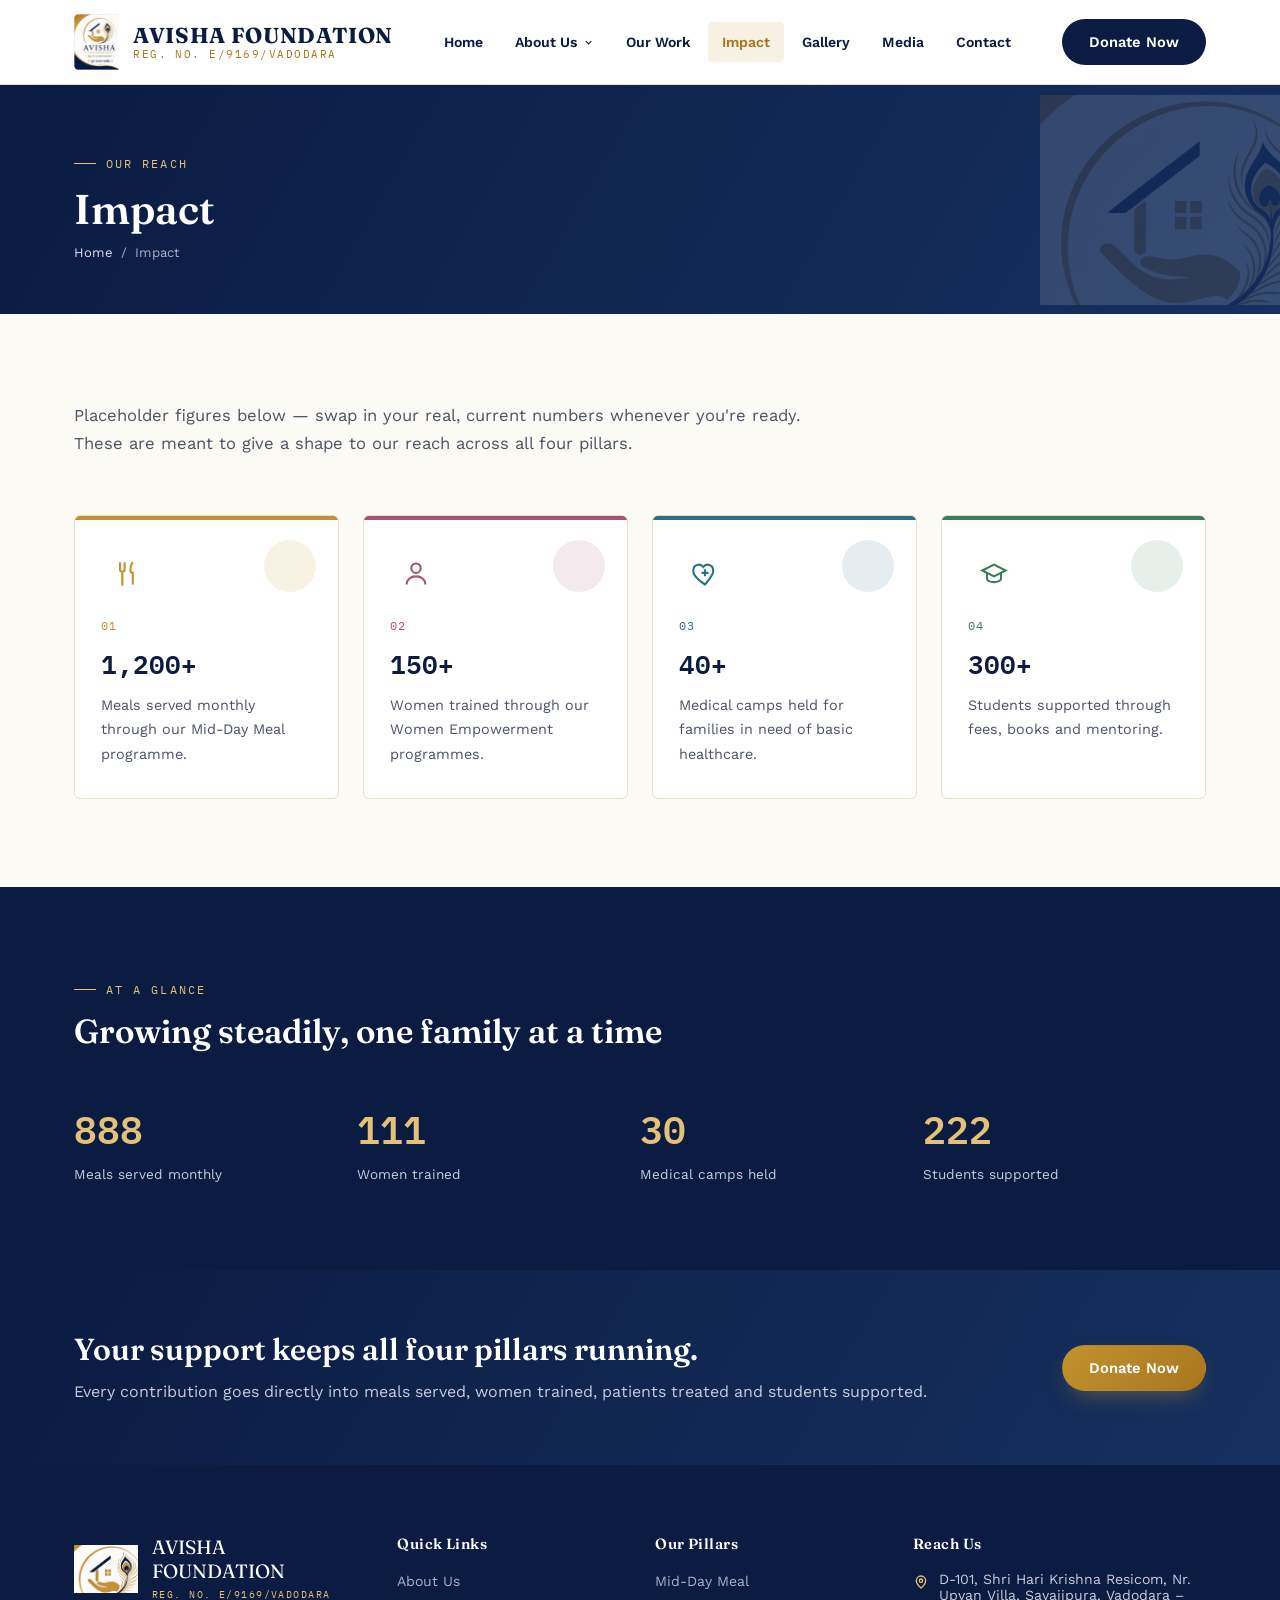
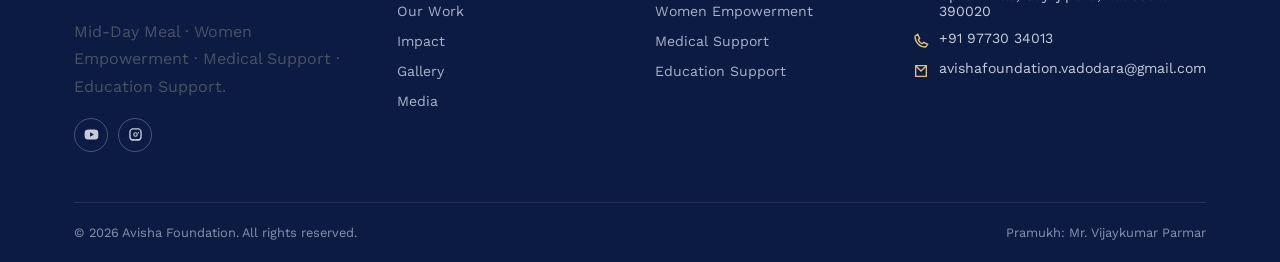
<file: impact.html>
<!DOCTYPE html>
<html lang="en">
<head>
<meta charset="UTF-8">
<meta name="viewport" content="width=device-width, initial-scale=1.0">
<title>Impact | Avisha Foundation</title>
<meta name="description" content="Avisha Foundation's reach across Mid-Day Meal, Women Empowerment, Medical Support and Education Support.">
<link rel="icon" href="image_5f24a0.png">

<link rel="preconnect" href="https://fonts.googleapis.com">
<link rel="preconnect" href="https://fonts.gstatic.com" crossorigin>
<link href="https://fonts.googleapis.com/css2?family=Fraunces:opsz,wght@9..144,500;9..144,600;9..144,700&family=Work+Sans:wght@400;500;600;700&family=IBM+Plex+Mono:wght@500;600&family=Noto+Serif+Devanagari:wght@500;600&display=swap" rel="stylesheet">
<link rel="stylesheet" href="style.css">

</head>
<body>

<header class="site-header">
  <div class="header-inner container">
    <a href="index.html" class="brand">
      <span class="brand-mark"><img src="logo.jpeg" alt="Avisha Foundation logo"></span>
      <span class="brand-text">
        <span class="name">AVISHA FOUNDATION</span>
        <span class="sub">Reg. No. E/9169/Vadodara</span>
      </span>
    </a>

    <nav class="main-nav" id="main-nav">
      <ul>
        <li><a href="index.html">Home</a></li>
        <li class="has-dropdown">
          <button type="button" aria-expanded="false">About Us
            <svg class="chev" viewBox="0 0 24 24" fill="none" stroke="currentColor" stroke-width="2.5"><path d="M6 9l6 6 6-6"/></svg>
          </button>
          <ul class="dropdown">
            <li><a href="about.html#story">Our Story</a></li>
            <li><a href="about.html#founder">Founder / Pramukh</a></li>
            <li><a href="about.html#committee">Working Committee</a></li>
            <li><a href="about.html#registration">Registration Details</a></li>
          </ul>
        </li>
        <li><a href="work.html">Our Work</a></li>
        <li class="active"><a href="impact.html">Impact</a></li>
        <li><a href="gallery.html">Gallery</a></li>
        <li><a href="media.html">Media</a></li>
        <li><a href="contact.html">Contact</a></li>
      </ul>
    </nav>

    <div class="header-cta">
  <a href="donation.html" class="btn btn-navy">Donate Now</a>
  <button class="nav-toggle" id="nav-toggle" aria-label="Toggle menu" aria-expanded="false"><span></span></button>
</div>

  </div>
</header>

<section class="page-banner">
  <div class="container">
    <span class="eyebrow">Our Reach</span>
    <h1>Impact</h1>
    <div class="breadcrumb"><a href="index.html">Home</a><span>/</span><span>Impact</span></div>
  </div>
  <img class="page-banner-emblem" src="image_5f24a0.png" alt="">
</section>
<section class="section">
  <div class="container">
    <div class="page-intro">
      <p>Placeholder figures below — swap in your real, current numbers whenever you're ready. These are meant to give a shape to our reach across all four pillars.</p>
    </div>
    <div class="pillars-grid">
      <div class="pillar-card" data-pillar="meal">
        <span class="pillar-icon"></span>
        <span class="pillar-icon-fg"><svg viewBox="0 0 24 24" fill="none" stroke="currentColor" stroke-width="1.8"><path d="M6 2v6a2 2 0 002 2h0a2 2 0 002-2V2M8 10v12M17 2c-2 2-2 5-2 7a2 2 0 002 2v10"/></svg></span>
        <span class="pillar-num">01</span>
        <h3 style="font-family:var(--font-mono);font-size:1.6rem;">1,200+</h3>
        <p>Meals served monthly through our Mid-Day Meal programme.</p>
      </div>
      <div class="pillar-card" data-pillar="women">
        <span class="pillar-icon"></span>
        <span class="pillar-icon-fg"><svg viewBox="0 0 24 24" fill="none" stroke="currentColor" stroke-width="1.8"><circle cx="12" cy="7" r="4"/><path d="M4 21c0-4.4 3.6-7 8-7s8 2.6 8 7"/></svg></span>
        <span class="pillar-num">02</span>
        <h3 style="font-family:var(--font-mono);font-size:1.6rem;">150+</h3>
        <p>Women trained through our Women Empowerment programmes.</p>
      </div>
      <div class="pillar-card" data-pillar="medical">
        <span class="pillar-icon"></span>
        <span class="pillar-icon-fg"><svg viewBox="0 0 24 24" fill="none" stroke="currentColor" stroke-width="1.8"><path d="M12 21s-7-4.5-9.5-9C1 8 2.5 4.5 6 4c2-.3 3.6.7 4.5 2C11.4 4.7 13 3.7 15 4c3.5.5 5 4 3.5 8-2.5 4.5-6.5 9-6.5 9z"/><path d="M9 11h6M12 8v6"/></svg></span>
        <span class="pillar-num">03</span>
        <h3 style="font-family:var(--font-mono);font-size:1.6rem;">40+</h3>
        <p>Medical camps held for families in need of basic healthcare.</p>
      </div>
      <div class="pillar-card" data-pillar="edu">
        <span class="pillar-icon"></span>
        <span class="pillar-icon-fg"><svg viewBox="0 0 24 24" fill="none" stroke="currentColor" stroke-width="1.8"><path d="M2 9l10-5 10 5-10 5-10-5z"/><path d="M6 11v5c0 1.7 2.7 3 6 3s6-1.3 6-3v-5"/></svg></span>
        <span class="pillar-num">04</span>
        <h3 style="font-family:var(--font-mono);font-size:1.6rem;">300+</h3>
        <p>Students supported through fees, books and mentoring.</p>
      </div>
    </div>
  </div>
</section>

<section class="section section-navy">
  <div class="container">
    <div class="section-head">
      <span class="eyebrow">At a Glance</span>
      <h2>Growing steadily, one family at a time</h2>
    </div>
    <div class="stats-band" style="margin-top:0;border-top:none;padding-top:0;">
      <div class="stat"><span class="num" data-count="1200">0</span><span class="label">Meals served monthly</span></div>
      <div class="stat"><span class="num" data-count="150">0</span><span class="label">Women trained</span></div>
      <div class="stat"><span class="num" data-count="40">0</span><span class="label">Medical camps held</span></div>
      <div class="stat"><span class="num" data-count="300">0</span><span class="label">Students supported</span></div>
    </div>
  </div>
</section>
<section class="cta-band">
  <div class="container cta-inner">
    <div>
      <h2>Your support keeps all four pillars running.</h2>
      <p>Every contribution goes directly into meals served, women trained, patients treated and students supported.</p>
    </div>
    <a href="donation.html" class="btn btn-gold">Donate Now</a>
  </div>
</section>

<footer id="contact-footer">
  <div class="container">
    <div class="footer-grid">
      <div>
        <div class="footer-brand">
          <span class="brand-mark"><img src="image_5f24a0.png" alt="Avisha Foundation emblem"></span>
          <span>
            <span class="name">AVISHA FOUNDATION</span><br>
            <span class="sub">Reg. No. E/9169/Vadodara</span>
          </span>
        </div>
        <p style="max-width:32ch;">Mid-Day Meal &middot; Women Empowerment &middot; Medical Support &middot; Education Support.</p>
        <div class="social-row">
          <a href="https://www.youtube.com/@avishafoundation" target="_blank" rel="noopener" aria-label="YouTube"><svg viewBox="0 0 24 24" fill="currentColor"><path d="M23 12s0-3.6-.5-5.3c-.3-1-1.1-1.8-2.1-2.1C18.6 4 12 4 12 4s-6.6 0-8.4.6c-1 .3-1.8 1.1-2.1 2.1C1 8.4 1 12 1 12s0 3.6.5 5.3c.3 1 1.1 1.8 2.1 2.1C5.4 20 12 20 12 20s6.6 0 8.4-.6c1-.3 1.8-1.1 2.1-2.1.5-1.7.5-5.3.5-5.3zM9.8 15.5v-7l6 3.5-6 3.5z"/></svg></a>
          <a href="https://www.instagram.com/avisha.foundation" target="_blank" rel="noopener" aria-label="Instagram"><svg viewBox="0 0 24 24" fill="currentColor"><path d="M12 2c2.7 0 3.1 0 4.1.1 1.1 0 1.8.2 2.4.5.6.3 1.1.6 1.7 1.2.6.6.9 1 1.2 1.7.3.6.5 1.3.5 2.4.1 1 .1 1.4.1 4.1s0 3.1-.1 4.1c0 1.1-.2 1.8-.5 2.4-.3.6-.6 1.1-1.2 1.7-.6.6-1 .9-1.7 1.2-.6.3-1.3.5-2.4.5-1 .1-1.4.1-4.1.1s-3.1 0-4.1-.1c-1.1 0-1.8-.2-2.4-.5-.6-.3-1.1-.6-1.7-1.2-.6-.6-.9-1-1.2-1.7-.3-.6-.5-1.3-.5-2.4C2 15.1 2 14.7 2 12s0-3.1.1-4.1c0-1.1.2-1.8.5-2.4.3-.6.6-1.1 1.2-1.7.6-.6 1-.9 1.7-1.2.6-.3 1.3-.5 2.4-.5C8.9 2 9.3 2 12 2zm0 1.8c-2.6 0-3 0-4 .1-.9 0-1.4.2-1.7.3-.4.2-.7.4-1 .7-.3.3-.5.6-.7 1-.1.3-.3.8-.3 1.7-.1 1-.1 1.4-.1 4s0 3 .1 4c0 .9.2 1.4.3 1.7.2.4.4.7.7 1 .3.3.6.5 1 .7.3.1.8.3 1.7.3 1 .1 1.4.1 4 .1s3 0 4-.1c.9 0 1.4-.2 1.7-.3.4-.2.7-.4 1-.7.3-.3.5-.6.7-1 .1-.3.3-.8.3-1.7.1-1 .1-1.4.1-4s0-3-.1-4c0-.9-.2-1.4-.3-1.7-.2-.4-.4-.7-.7-1-.3-.3-.6-.5-1-.7-.3-.1-.8-.3-1.7-.3-1-.1-1.4-.1-4-.1zm0 4.5a3.7 3.7 0 110 7.4 3.7 3.7 0 010-7.4zm0 1.8a1.9 1.9 0 100 3.8 1.9 1.9 0 000-3.8zm4.7-2a1 1 0 110 2 1 1 0 010-2z"/></svg></a>
        </div>
      </div>

      <div class="footer-col">
        <h4>Quick Links</h4>
        <ul>
          <li><a href="about.html">About Us</a></li>
          <li><a href="work.html">Our Work</a></li>
          <li><a href="impact.html">Impact</a></li>
          <li><a href="gallery.html">Gallery</a></li>
          <li><a href="media.html">Media</a></li>
        </ul>
      </div>

      <div class="footer-col">
        <h4>Our Pillars</h4>
        <ul>
          <li><a href="work.html#meal">Mid-Day Meal</a></li>
          <li><a href="work.html#women">Women Empowerment</a></li>
          <li><a href="work.html#medical">Medical Support</a></li>
          <li><a href="work.html#edu">Education Support</a></li>
        </ul>
      </div>

      <div class="footer-col">
        <h4>Reach Us</h4>
        <ul class="footer-contact">
          <li><svg viewBox="0 0 24 24" fill="none" stroke="currentColor" stroke-width="2"><path d="M12 21s-7-6-7-11a7 7 0 0 1 14 0c0 5-7 11-7 11z"/><circle cx="12" cy="10" r="2.5"/></svg> D-101, Shri Hari Krishna Resicom, Nr. Upvan Villa, Sayajipura, Vadodara – 390020</li>
          <li><svg viewBox="0 0 24 24" fill="none" stroke="currentColor" stroke-width="2"><path d="M3 5c0 9 7 16 16 16l3-4-6-3-2 2c-3-1-5-3-6-6l2-2-3-6z"/></svg> +91 97730 34013</li>
          <li><svg viewBox="0 0 24 24" fill="none" stroke="currentColor" stroke-width="2"><path d="M4 4h16v16H4z"/><path d="M4 4l8 8 8-8"/></svg> avishafoundation.vadodara@gmail.com</li>
        </ul>
      </div>
    </div>

    <div class="footer-bottom">
      <span>&copy; <span id="year"></span> Avisha Foundation. All rights reserved.</span>
      <span>Pramukh: Mr. Vijaykumar Parmar</span>
    </div>
  </div>
</footer>

<button class="back-top" id="back-top" aria-label="Back to top">
  <svg viewBox="0 0 24 24" fill="none" stroke="currentColor" stroke-width="2.5"><path d="M12 19V5M5 12l7-7 7 7"/></svg>
</button>

<script src="script.js"></script>
</body>
</html>
</file>
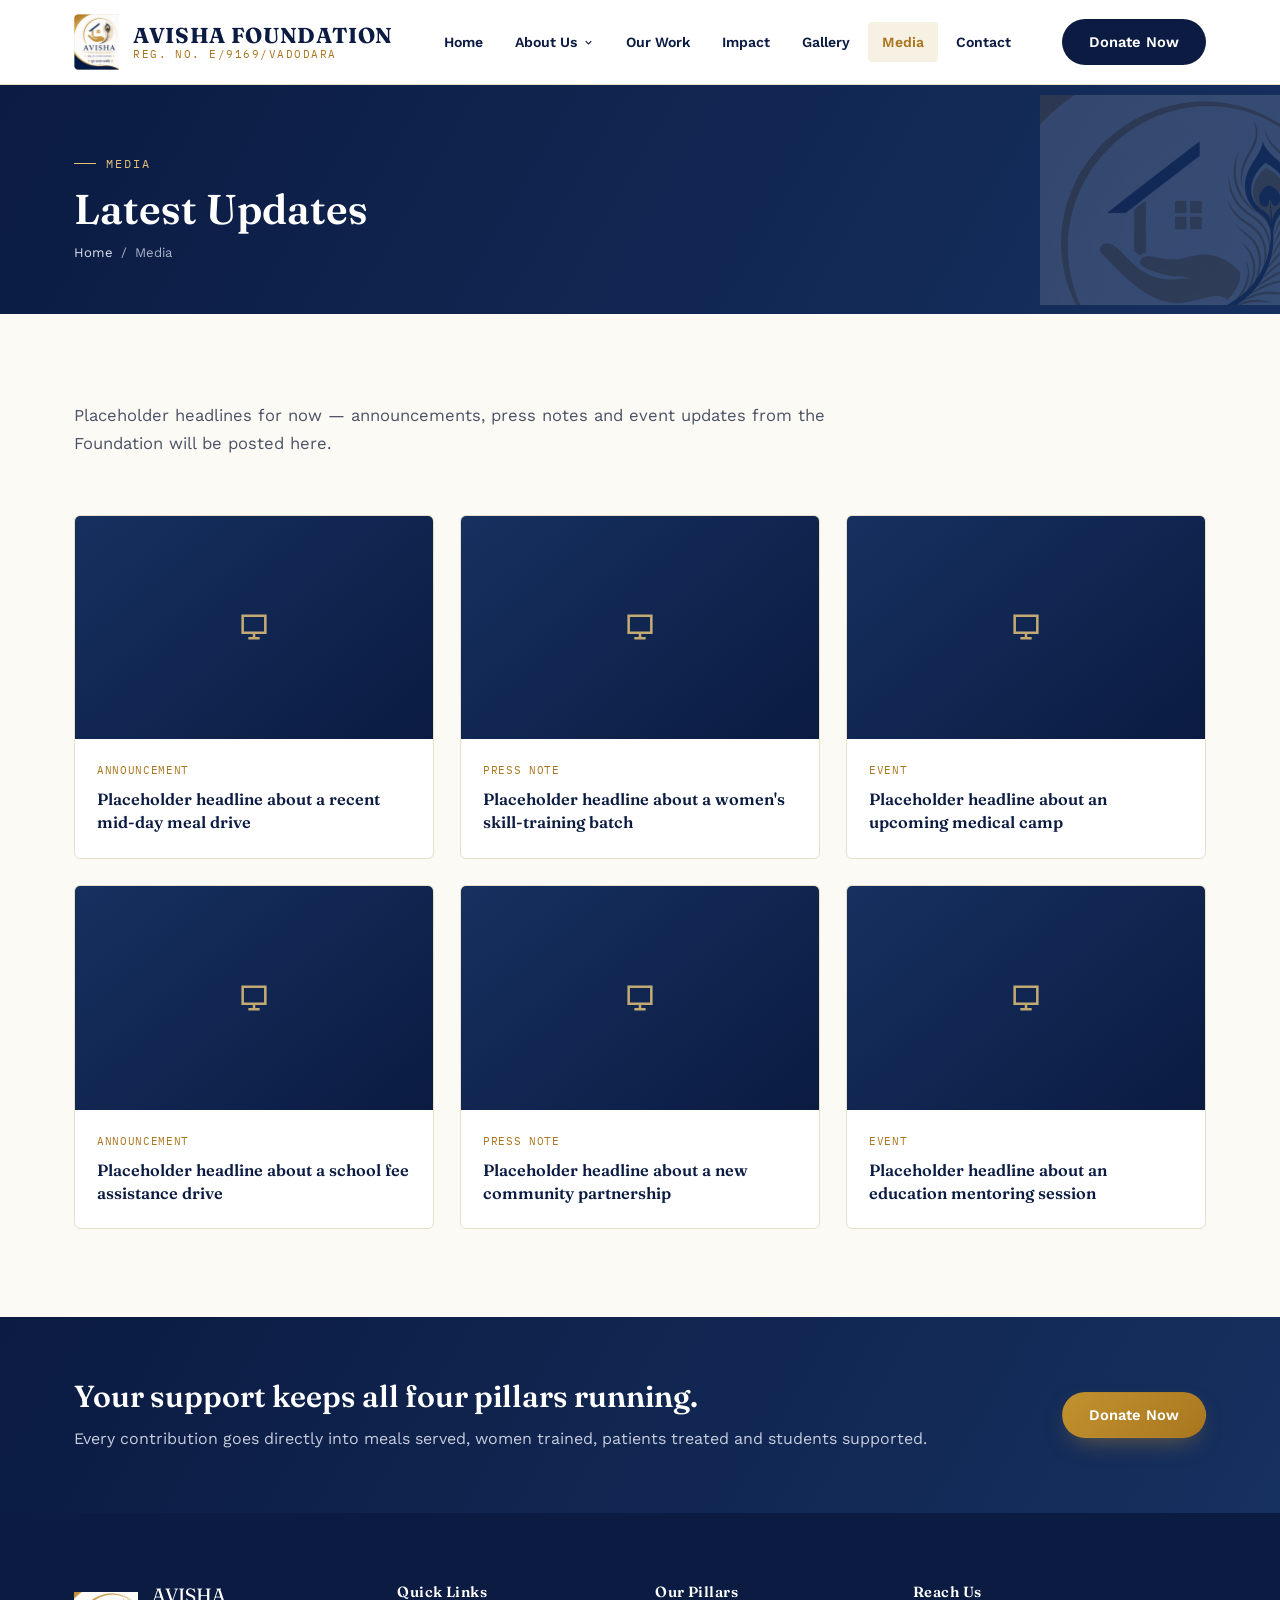
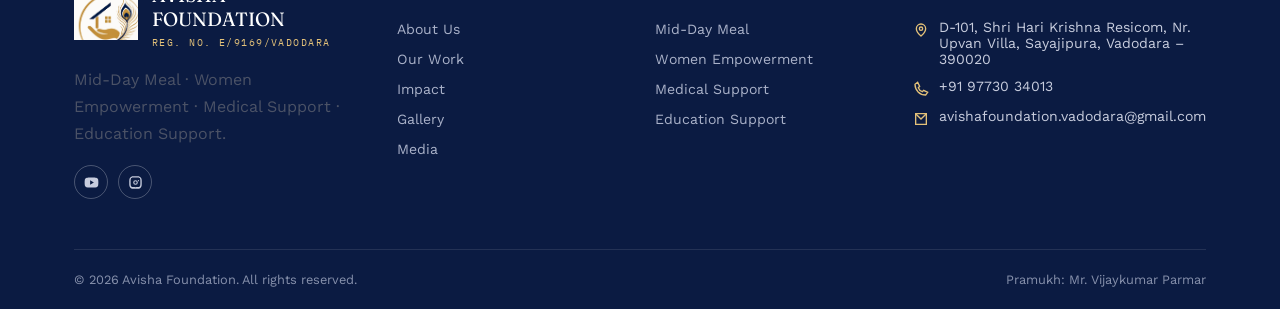
<file: media.html>
<!DOCTYPE html>
<html lang="en">
<head>
<meta charset="UTF-8">
<meta name="viewport" content="width=device-width, initial-scale=1.0">
<title>Media | Avisha Foundation</title>
<meta name="description" content="Latest announcements, press notes and event updates from Avisha Foundation.">
<link rel="icon" href="image_5f24a0.png">

<link rel="preconnect" href="https://fonts.googleapis.com">
<link rel="preconnect" href="https://fonts.gstatic.com" crossorigin>
<link href="https://fonts.googleapis.com/css2?family=Fraunces:opsz,wght@9..144,500;9..144,600;9..144,700&family=Work+Sans:wght@400;500;600;700&family=IBM+Plex+Mono:wght@500;600&family=Noto+Serif+Devanagari:wght@500;600&display=swap" rel="stylesheet">
<link rel="stylesheet" href="style.css">

</head>
<body>

<header class="site-header">
  <div class="header-inner container">
    <a href="index.html" class="brand">
      <span class="brand-mark"><img src="logo.jpeg" alt="Avisha Foundation logo"></span>
      <span class="brand-text">
        <span class="name">AVISHA FOUNDATION</span>
        <span class="sub">Reg. No. E/9169/Vadodara</span>
      </span>
    </a>

    <nav class="main-nav" id="main-nav">
      <ul>
        <li><a href="index.html">Home</a></li>
        <li class="has-dropdown">
          <button type="button" aria-expanded="false">About Us
            <svg class="chev" viewBox="0 0 24 24" fill="none" stroke="currentColor" stroke-width="2.5"><path d="M6 9l6 6 6-6"/></svg>
          </button>
          <ul class="dropdown">
            <li><a href="about.html#story">Our Story</a></li>
            <li><a href="about.html#founder">Founder / Pramukh</a></li>
            <li><a href="about.html#committee">Working Committee</a></li>
            <li><a href="about.html#registration">Registration Details</a></li>
          </ul>
        </li>
        <li><a href="work.html">Our Work</a></li>
        <li><a href="impact.html">Impact</a></li>
        <li><a href="gallery.html">Gallery</a></li>
        <li class="active"><a href="media.html">Media</a></li>
        <li><a href="contact.html">Contact</a></li>
      </ul>
    </nav>

    <div class="header-cta">
  <a href="donation.html" class="btn btn-navy">Donate Now</a>
  <button class="nav-toggle" id="nav-toggle" aria-label="Toggle menu" aria-expanded="false"><span></span></button>
</div>

  </div>
</header>

<section class="page-banner">
  <div class="container">
    <span class="eyebrow">Media</span>
    <h1>Latest Updates</h1>
    <div class="breadcrumb"><a href="index.html">Home</a><span>/</span><span>Media</span></div>
  </div>
  <img class="page-banner-emblem" src="image_5f24a0.png" alt="">
</section>
<section class="section">
  <div class="container">
    <div class="page-intro">
      <p>Placeholder headlines for now — announcements, press notes and event updates from the Foundation will be posted here.</p>
    </div>
    <div class="news-grid">
      <article class="news-card">
        <div class="news-thumb"><svg viewBox="0 0 24 24" fill="none" stroke="currentColor" stroke-width="1.8"><path d="M4 4h16v12H4z"/><path d="M8 20h8M12 16v4"/></svg></div>
        <div class="news-body">
          <span class="news-meta">Announcement</span>
          <h3>Placeholder headline about a recent mid-day meal drive</h3>
        </div>
      </article>
      <article class="news-card">
        <div class="news-thumb"><svg viewBox="0 0 24 24" fill="none" stroke="currentColor" stroke-width="1.8"><path d="M4 4h16v12H4z"/><path d="M8 20h8M12 16v4"/></svg></div>
        <div class="news-body">
          <span class="news-meta">Press Note</span>
          <h3>Placeholder headline about a women's skill-training batch</h3>
        </div>
      </article>
      <article class="news-card">
        <div class="news-thumb"><svg viewBox="0 0 24 24" fill="none" stroke="currentColor" stroke-width="1.8"><path d="M4 4h16v12H4z"/><path d="M8 20h8M12 16v4"/></svg></div>
        <div class="news-body">
          <span class="news-meta">Event</span>
          <h3>Placeholder headline about an upcoming medical camp</h3>
        </div>
      </article>
      <article class="news-card">
        <div class="news-thumb"><svg viewBox="0 0 24 24" fill="none" stroke="currentColor" stroke-width="1.8"><path d="M4 4h16v12H4z"/><path d="M8 20h8M12 16v4"/></svg></div>
        <div class="news-body">
          <span class="news-meta">Announcement</span>
          <h3>Placeholder headline about a school fee assistance drive</h3>
        </div>
      </article>
      <article class="news-card">
        <div class="news-thumb"><svg viewBox="0 0 24 24" fill="none" stroke="currentColor" stroke-width="1.8"><path d="M4 4h16v12H4z"/><path d="M8 20h8M12 16v4"/></svg></div>
        <div class="news-body">
          <span class="news-meta">Press Note</span>
          <h3>Placeholder headline about a new community partnership</h3>
        </div>
      </article>
      <article class="news-card">
        <div class="news-thumb"><svg viewBox="0 0 24 24" fill="none" stroke="currentColor" stroke-width="1.8"><path d="M4 4h16v12H4z"/><path d="M8 20h8M12 16v4"/></svg></div>
        <div class="news-body">
          <span class="news-meta">Event</span>
          <h3>Placeholder headline about an education mentoring session</h3>
        </div>
      </article>
    </div>
  </div>
</section>
<section class="cta-band">
  <div class="container cta-inner">
    <div>
      <h2>Your support keeps all four pillars running.</h2>
      <p>Every contribution goes directly into meals served, women trained, patients treated and students supported.</p>
    </div>
    <a href="donation.html" class="btn btn-gold">Donate Now</a>
  </div>
</section>

<footer id="contact-footer">
  <div class="container">
    <div class="footer-grid">
      <div>
        <div class="footer-brand">
          <span class="brand-mark"><img src="image_5f24a0.png" alt="Avisha Foundation emblem"></span>
          <span>
            <span class="name">AVISHA FOUNDATION</span><br>
            <span class="sub">Reg. No. E/9169/Vadodara</span>
          </span>
        </div>
        <p style="max-width:32ch;">Mid-Day Meal &middot; Women Empowerment &middot; Medical Support &middot; Education Support.</p>
        <div class="social-row">
          <a href="https://www.youtube.com/@avishafoundation" target="_blank" rel="noopener" aria-label="YouTube"><svg viewBox="0 0 24 24" fill="currentColor"><path d="M23 12s0-3.6-.5-5.3c-.3-1-1.1-1.8-2.1-2.1C18.6 4 12 4 12 4s-6.6 0-8.4.6c-1 .3-1.8 1.1-2.1 2.1C1 8.4 1 12 1 12s0 3.6.5 5.3c.3 1 1.1 1.8 2.1 2.1C5.4 20 12 20 12 20s6.6 0 8.4-.6c1-.3 1.8-1.1 2.1-2.1.5-1.7.5-5.3.5-5.3zM9.8 15.5v-7l6 3.5-6 3.5z"/></svg></a>
          <a href="https://www.instagram.com/avisha.foundation" target="_blank" rel="noopener" aria-label="Instagram"><svg viewBox="0 0 24 24" fill="currentColor"><path d="M12 2c2.7 0 3.1 0 4.1.1 1.1 0 1.8.2 2.4.5.6.3 1.1.6 1.7 1.2.6.6.9 1 1.2 1.7.3.6.5 1.3.5 2.4.1 1 .1 1.4.1 4.1s0 3.1-.1 4.1c0 1.1-.2 1.8-.5 2.4-.3.6-.6 1.1-1.2 1.7-.6.6-1 .9-1.7 1.2-.6.3-1.3.5-2.4.5-1 .1-1.4.1-4.1.1s-3.1 0-4.1-.1c-1.1 0-1.8-.2-2.4-.5-.6-.3-1.1-.6-1.7-1.2-.6-.6-.9-1-1.2-1.7-.3-.6-.5-1.3-.5-2.4C2 15.1 2 14.7 2 12s0-3.1.1-4.1c0-1.1.2-1.8.5-2.4.3-.6.6-1.1 1.2-1.7.6-.6 1-.9 1.7-1.2.6-.3 1.3-.5 2.4-.5C8.9 2 9.3 2 12 2zm0 1.8c-2.6 0-3 0-4 .1-.9 0-1.4.2-1.7.3-.4.2-.7.4-1 .7-.3.3-.5.6-.7 1-.1.3-.3.8-.3 1.7-.1 1-.1 1.4-.1 4s0 3 .1 4c0 .9.2 1.4.3 1.7.2.4.4.7.7 1 .3.3.6.5 1 .7.3.1.8.3 1.7.3 1 .1 1.4.1 4 .1s3 0 4-.1c.9 0 1.4-.2 1.7-.3.4-.2.7-.4 1-.7.3-.3.5-.6.7-1 .1-.3.3-.8.3-1.7.1-1 .1-1.4.1-4s0-3-.1-4c0-.9-.2-1.4-.3-1.7-.2-.4-.4-.7-.7-1-.3-.3-.6-.5-1-.7-.3-.1-.8-.3-1.7-.3-1-.1-1.4-.1-4-.1zm0 4.5a3.7 3.7 0 110 7.4 3.7 3.7 0 010-7.4zm0 1.8a1.9 1.9 0 100 3.8 1.9 1.9 0 000-3.8zm4.7-2a1 1 0 110 2 1 1 0 010-2z"/></svg></a>
        </div>
      </div>

      <div class="footer-col">
        <h4>Quick Links</h4>
        <ul>
          <li><a href="about.html">About Us</a></li>
          <li><a href="work.html">Our Work</a></li>
          <li><a href="impact.html">Impact</a></li>
          <li><a href="gallery.html">Gallery</a></li>
          <li><a href="media.html">Media</a></li>
        </ul>
      </div>

      <div class="footer-col">
        <h4>Our Pillars</h4>
        <ul>
          <li><a href="work.html#meal">Mid-Day Meal</a></li>
          <li><a href="work.html#women">Women Empowerment</a></li>
          <li><a href="work.html#medical">Medical Support</a></li>
          <li><a href="work.html#edu">Education Support</a></li>
        </ul>
      </div>

      <div class="footer-col">
        <h4>Reach Us</h4>
        <ul class="footer-contact">
          <li><svg viewBox="0 0 24 24" fill="none" stroke="currentColor" stroke-width="2"><path d="M12 21s-7-6-7-11a7 7 0 0 1 14 0c0 5-7 11-7 11z"/><circle cx="12" cy="10" r="2.5"/></svg> D-101, Shri Hari Krishna Resicom, Nr. Upvan Villa, Sayajipura, Vadodara – 390020</li>
          <li><svg viewBox="0 0 24 24" fill="none" stroke="currentColor" stroke-width="2"><path d="M3 5c0 9 7 16 16 16l3-4-6-3-2 2c-3-1-5-3-6-6l2-2-3-6z"/></svg> +91 97730 34013</li>
          <li><svg viewBox="0 0 24 24" fill="none" stroke="currentColor" stroke-width="2"><path d="M4 4h16v16H4z"/><path d="M4 4l8 8 8-8"/></svg> avishafoundation.vadodara@gmail.com</li>
        </ul>
      </div>
    </div>

    <div class="footer-bottom">
      <span>&copy; <span id="year"></span> Avisha Foundation. All rights reserved.</span>
      <span>Pramukh: Mr. Vijaykumar Parmar</span>
    </div>
  </div>
</footer>

<button class="back-top" id="back-top" aria-label="Back to top">
  <svg viewBox="0 0 24 24" fill="none" stroke="currentColor" stroke-width="2.5"><path d="M12 19V5M5 12l7-7 7 7"/></svg>
</button>

<script src="script.js"></script>
</body>
</html>
</file>
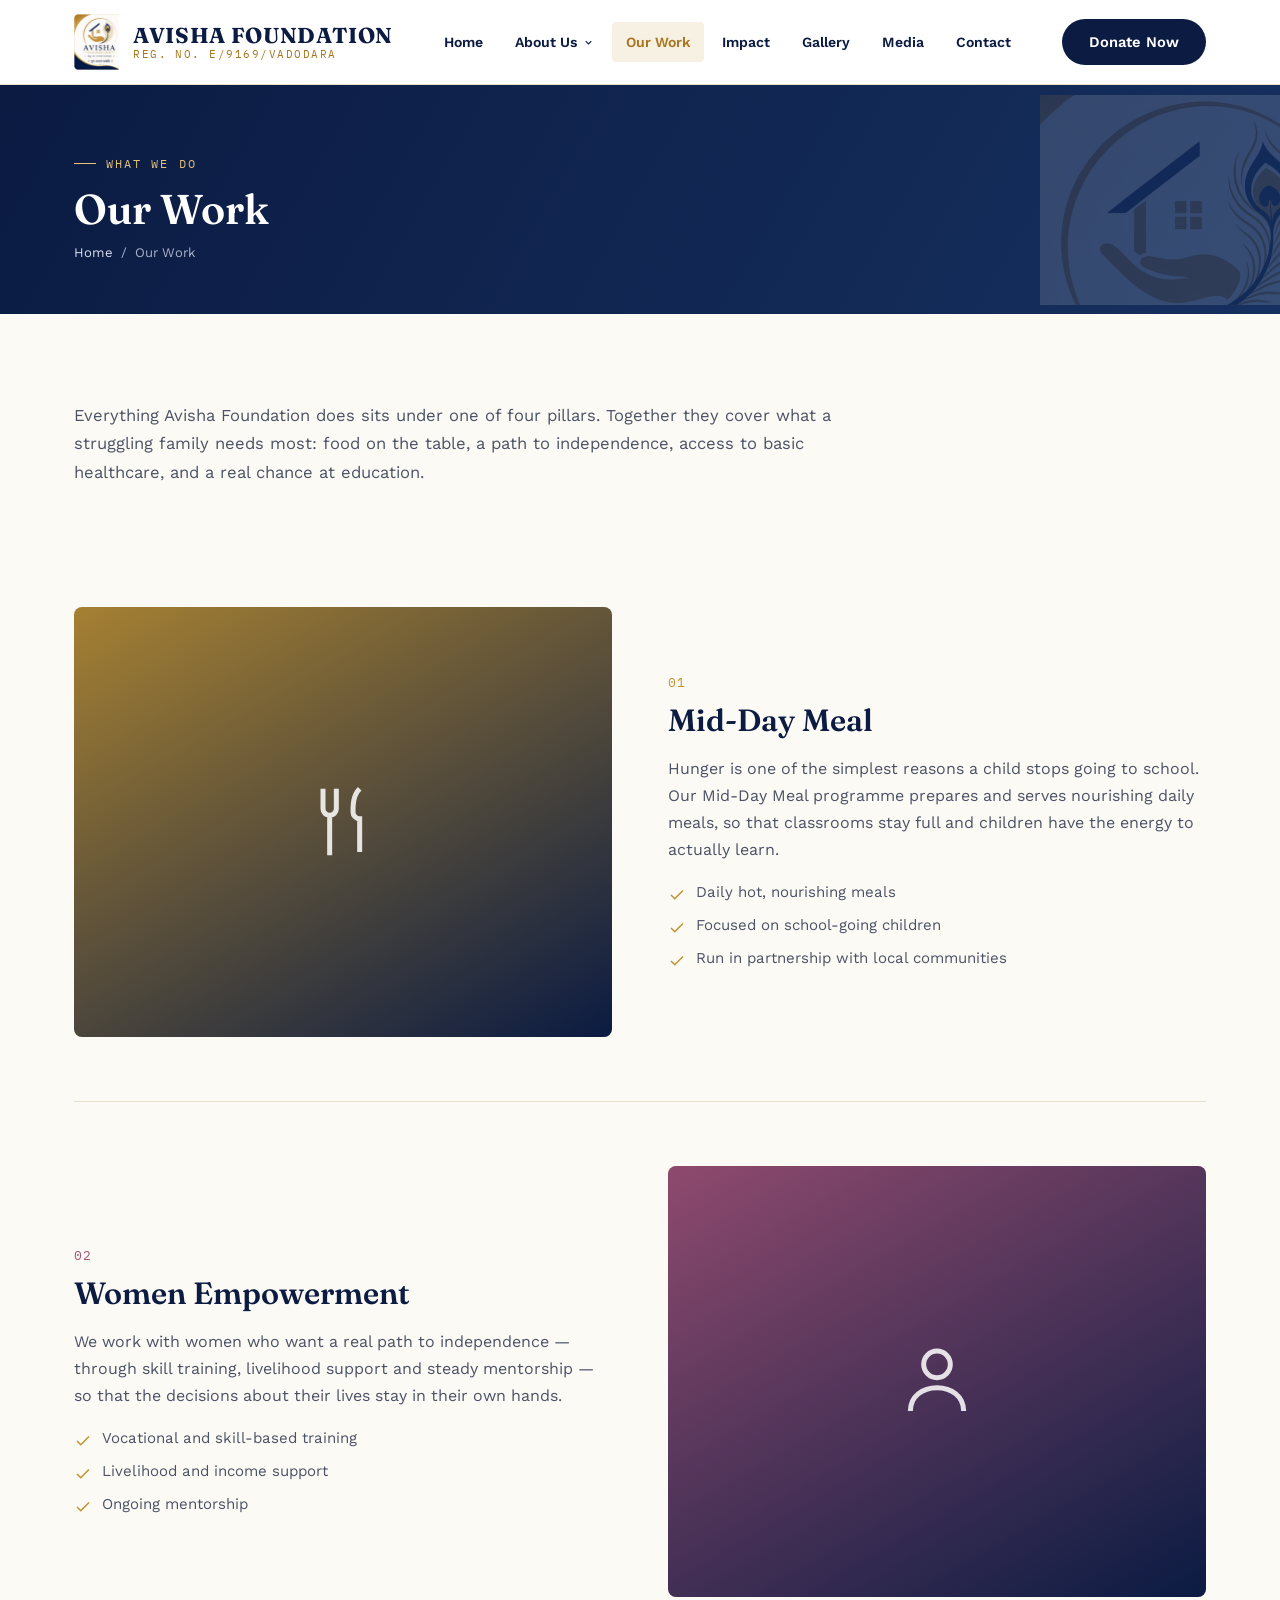
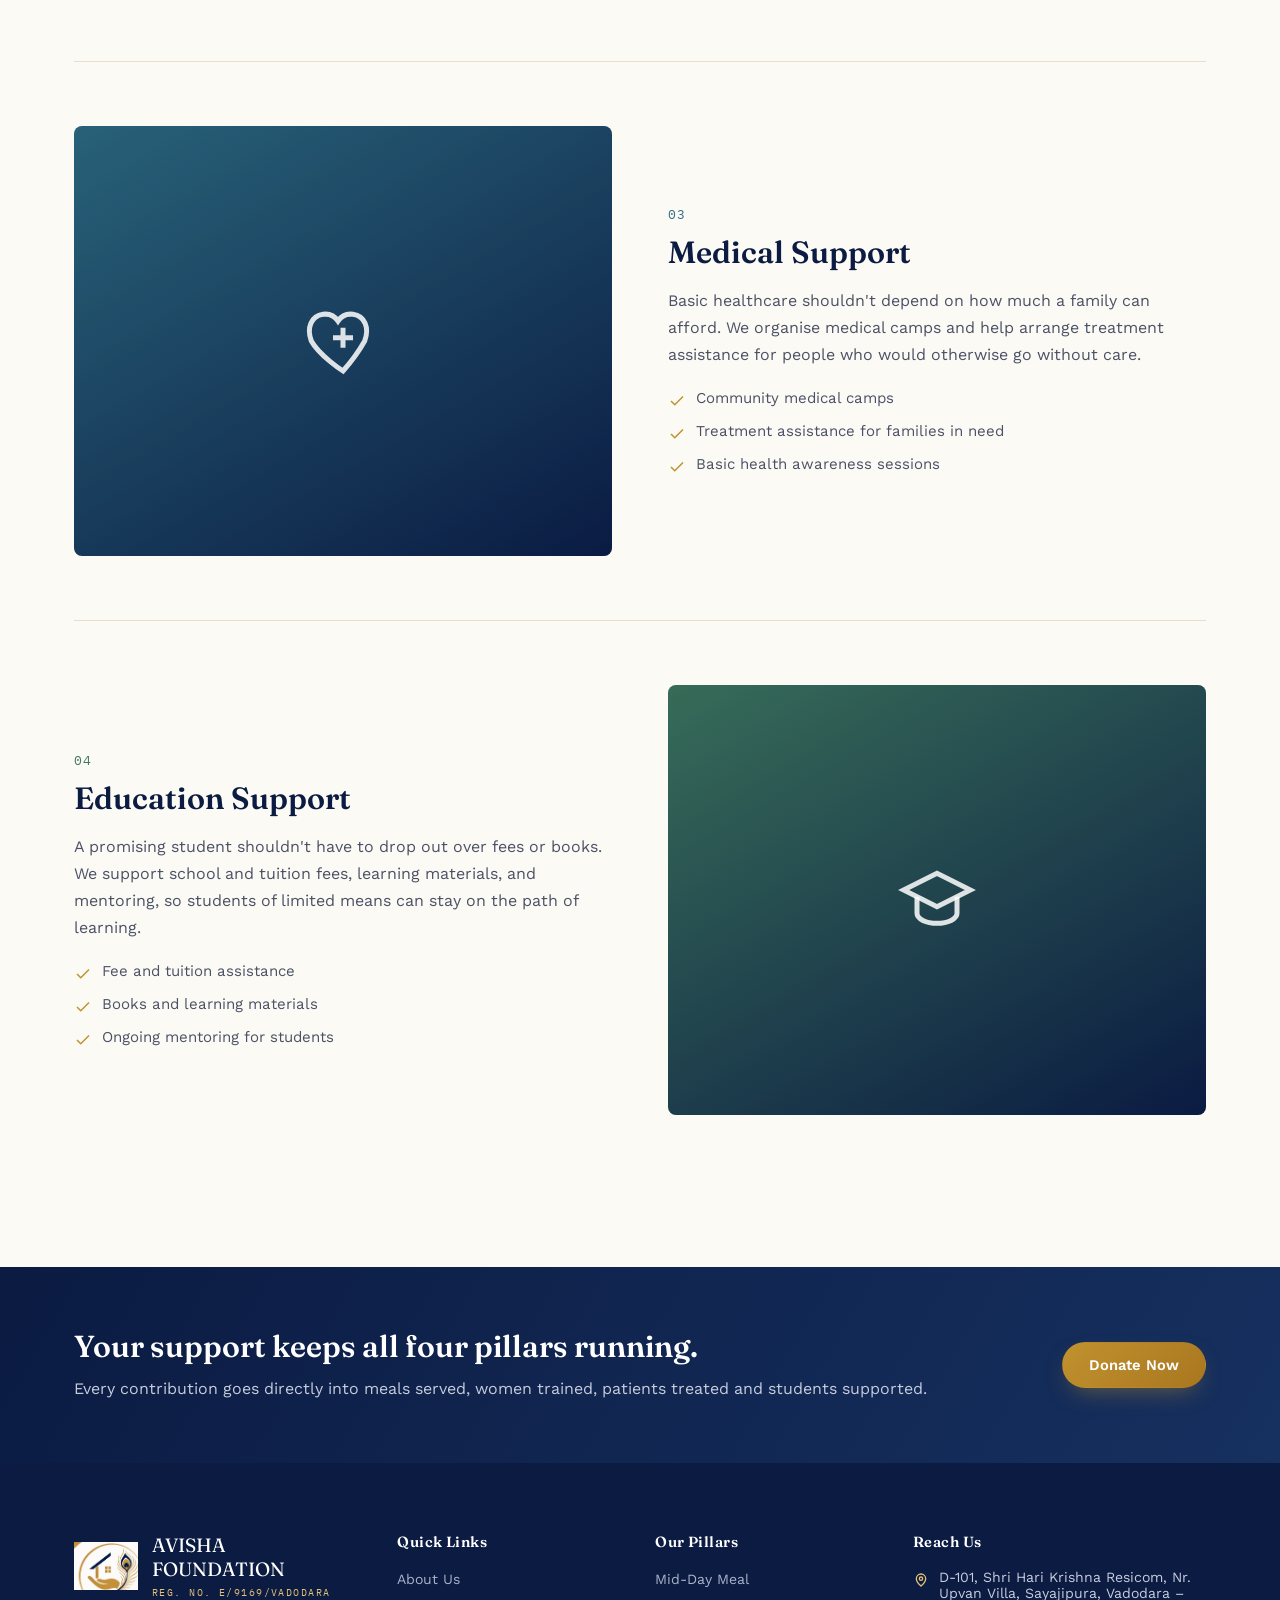
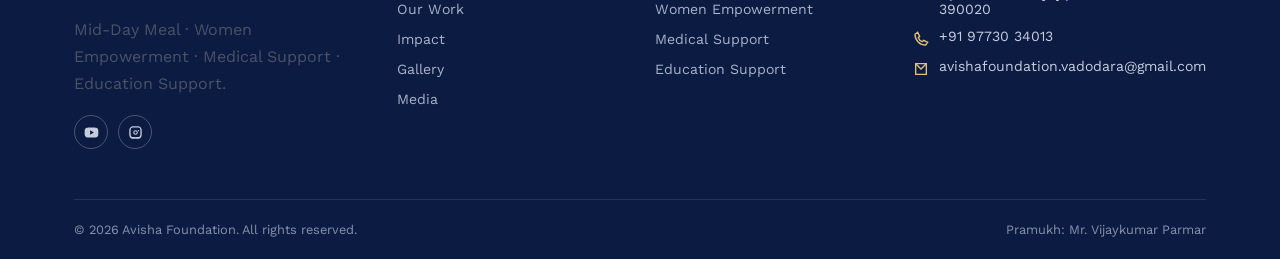
<file: work.html>
<!DOCTYPE html>
<html lang="en">
<head>
<meta charset="UTF-8">
<meta name="viewport" content="width=device-width, initial-scale=1.0">
<title>Our Work | Avisha Foundation</title>
<meta name="description" content="Explore Avisha Foundation's four pillars: Mid-Day Meal, Women Empowerment, Medical Support and Education Support.">
<link rel="icon" href="image_5f24a0.png">

<link rel="preconnect" href="https://fonts.googleapis.com">
<link rel="preconnect" href="https://fonts.gstatic.com" crossorigin>
<link href="https://fonts.googleapis.com/css2?family=Fraunces:opsz,wght@9..144,500;9..144,600;9..144,700&family=Work+Sans:wght@400;500;600;700&family=IBM+Plex+Mono:wght@500;600&family=Noto+Serif+Devanagari:wght@500;600&display=swap" rel="stylesheet">
<link rel="stylesheet" href="style.css">

</head>
<body>

<header class="site-header">
  <div class="header-inner container">
    <a href="index.html" class="brand">
      <span class="brand-mark"><img src="logo.jpeg" alt="Avisha Foundation logo"></span>
      <span class="brand-text">
        <span class="name">AVISHA FOUNDATION</span>
        <span class="sub">Reg. No. E/9169/Vadodara</span>
      </span>
    </a>

    <nav class="main-nav" id="main-nav">
      <ul>
        <li><a href="index.html">Home</a></li>
        <li class="has-dropdown">
          <button type="button" aria-expanded="false">About Us
            <svg class="chev" viewBox="0 0 24 24" fill="none" stroke="currentColor" stroke-width="2.5"><path d="M6 9l6 6 6-6"/></svg>
          </button>
          <ul class="dropdown">
            <li><a href="about.html#story">Our Story</a></li>
            <li><a href="about.html#founder">Founder / Pramukh</a></li>
            <li><a href="about.html#committee">Working Committee</a></li>
            <li><a href="about.html#registration">Registration Details</a></li>
          </ul>
        </li>
        <li class="active"><a href="work.html">Our Work</a></li>
        <li><a href="impact.html">Impact</a></li>
        <li><a href="gallery.html">Gallery</a></li>
        <li><a href="media.html">Media</a></li>
        <li><a href="contact.html">Contact</a></li>
      </ul>
    </nav>

    <div class="header-cta">
  <a href="donation.html" class="btn btn-navy">Donate Now</a>
  <button class="nav-toggle" id="nav-toggle" aria-label="Toggle menu" aria-expanded="false"><span></span></button>
</div>

  </div>
</header>

<section class="page-banner">
  <div class="container">
    <span class="eyebrow">What We Do</span>
    <h1>Our Work</h1>
    <div class="breadcrumb"><a href="index.html">Home</a><span>/</span><span>Our Work</span></div>
  </div>
  <img class="page-banner-emblem" src="image_5f24a0.png" alt="">
</section>
<section class="section">
  <div class="container">
    <div class="page-intro">
      <p>Everything Avisha Foundation does sits under one of four pillars. Together they cover what a struggling family needs most: food on the table, a path to independence, access to basic healthcare, and a real chance at education.</p>
    </div>

    <div class="pillar-detail" id="meal">
      <div class="pillar-detail-visual" style="--tile-a:#C1922F;--tile-b:#0B1B42;">
        <svg viewBox="0 0 24 24" fill="none" stroke="currentColor" stroke-width="1.5"><path d="M6 2v6a2 2 0 002 2h0a2 2 0 002-2V2M8 10v12M17 2c-2 2-2 5-2 7a2 2 0 002 2v10"/></svg>
      </div>
      <div class="pillar-detail-copy">
        <span class="pillar-num" style="color:var(--pillar-meal);">01</span>
        <h2>Mid-Day Meal</h2>
        <p>Hunger is one of the simplest reasons a child stops going to school. Our Mid-Day Meal programme prepares and serves nourishing daily meals, so that classrooms stay full and children have the energy to actually learn.</p>
        <ul>
          <li><svg viewBox="0 0 24 24" fill="none" stroke="currentColor" stroke-width="2"><path d="M20 6L9 17l-5-5"/></svg> Daily hot, nourishing meals</li>
          <li><svg viewBox="0 0 24 24" fill="none" stroke="currentColor" stroke-width="2"><path d="M20 6L9 17l-5-5"/></svg> Focused on school-going children</li>
          <li><svg viewBox="0 0 24 24" fill="none" stroke="currentColor" stroke-width="2"><path d="M20 6L9 17l-5-5"/></svg> Run in partnership with local communities</li>
        </ul>
      </div>
    </div>

    <div class="pillar-detail reverse" id="women">
      <div class="pillar-detail-visual" style="--tile-a:#A65275;--tile-b:#0B1B42;">
        <svg viewBox="0 0 24 24" fill="none" stroke="currentColor" stroke-width="1.5"><circle cx="12" cy="7" r="4"/><path d="M4 21c0-4.4 3.6-7 8-7s8 2.6 8 7"/></svg>
      </div>
      <div class="pillar-detail-copy">
        <span class="pillar-num" style="color:var(--pillar-women);">02</span>
        <h2>Women Empowerment</h2>
        <p>We work with women who want a real path to independence — through skill training, livelihood support and steady mentorship — so that the decisions about their lives stay in their own hands.</p>
        <ul>
          <li><svg viewBox="0 0 24 24" fill="none" stroke="currentColor" stroke-width="2"><path d="M20 6L9 17l-5-5"/></svg> Vocational and skill-based training</li>
          <li><svg viewBox="0 0 24 24" fill="none" stroke="currentColor" stroke-width="2"><path d="M20 6L9 17l-5-5"/></svg> Livelihood and income support</li>
          <li><svg viewBox="0 0 24 24" fill="none" stroke="currentColor" stroke-width="2"><path d="M20 6L9 17l-5-5"/></svg> Ongoing mentorship</li>
        </ul>
      </div>
    </div>

    <div class="pillar-detail" id="medical">
      <div class="pillar-detail-visual" style="--tile-a:#2E6E82;--tile-b:#0B1B42;">
        <svg viewBox="0 0 24 24" fill="none" stroke="currentColor" stroke-width="1.5"><path d="M12 21s-7-4.5-9.5-9C1 8 2.5 4.5 6 4c2-.3 3.6.7 4.5 2C11.4 4.7 13 3.7 15 4c3.5.5 5 4 3.5 8-2.5 4.5-6.5 9-6.5 9z"/><path d="M9 11h6M12 8v6"/></svg>
      </div>
      <div class="pillar-detail-copy">
        <span class="pillar-num" style="color:var(--pillar-medical);">03</span>
        <h2>Medical Support</h2>
        <p>Basic healthcare shouldn't depend on how much a family can afford. We organise medical camps and help arrange treatment assistance for people who would otherwise go without care.</p>
        <ul>
          <li><svg viewBox="0 0 24 24" fill="none" stroke="currentColor" stroke-width="2"><path d="M20 6L9 17l-5-5"/></svg> Community medical camps</li>
          <li><svg viewBox="0 0 24 24" fill="none" stroke="currentColor" stroke-width="2"><path d="M20 6L9 17l-5-5"/></svg> Treatment assistance for families in need</li>
          <li><svg viewBox="0 0 24 24" fill="none" stroke="currentColor" stroke-width="2"><path d="M20 6L9 17l-5-5"/></svg> Basic health awareness sessions</li>
        </ul>
      </div>
    </div>

    <div class="pillar-detail reverse" id="edu">
      <div class="pillar-detail-visual" style="--tile-a:#3F7A5C;--tile-b:#0B1B42;">
        <svg viewBox="0 0 24 24" fill="none" stroke="currentColor" stroke-width="1.5"><path d="M2 9l10-5 10 5-10 5-10-5z"/><path d="M6 11v5c0 1.7 2.7 3 6 3s6-1.3 6-3v-5"/></svg>
      </div>
      <div class="pillar-detail-copy">
        <span class="pillar-num" style="color:var(--pillar-edu);">04</span>
        <h2>Education Support</h2>
        <p>A promising student shouldn't have to drop out over fees or books. We support school and tuition fees, learning materials, and mentoring, so students of limited means can stay on the path of learning.</p>
        <ul>
          <li><svg viewBox="0 0 24 24" fill="none" stroke="currentColor" stroke-width="2"><path d="M20 6L9 17l-5-5"/></svg> Fee and tuition assistance</li>
          <li><svg viewBox="0 0 24 24" fill="none" stroke="currentColor" stroke-width="2"><path d="M20 6L9 17l-5-5"/></svg> Books and learning materials</li>
          <li><svg viewBox="0 0 24 24" fill="none" stroke="currentColor" stroke-width="2"><path d="M20 6L9 17l-5-5"/></svg> Ongoing mentoring for students</li>
        </ul>
      </div>
    </div>
  </div>
</section>
<section class="cta-band">
  <div class="container cta-inner">
    <div>
      <h2>Your support keeps all four pillars running.</h2>
      <p>Every contribution goes directly into meals served, women trained, patients treated and students supported.</p>
    </div>
    <a href="donation.html" class="btn btn-gold">Donate Now</a>
  </div>
</section>

<footer id="contact-footer">
  <div class="container">
    <div class="footer-grid">
      <div>
        <div class="footer-brand">
          <span class="brand-mark"><img src="image_5f24a0.png" alt="Avisha Foundation emblem"></span>
          <span>
            <span class="name">AVISHA FOUNDATION</span><br>
            <span class="sub">Reg. No. E/9169/Vadodara</span>
          </span>
        </div>
        <p style="max-width:32ch;">Mid-Day Meal &middot; Women Empowerment &middot; Medical Support &middot; Education Support.</p>
        <div class="social-row">
          <a href="https://www.youtube.com/@avishafoundation" target="_blank" rel="noopener" aria-label="YouTube"><svg viewBox="0 0 24 24" fill="currentColor"><path d="M23 12s0-3.6-.5-5.3c-.3-1-1.1-1.8-2.1-2.1C18.6 4 12 4 12 4s-6.6 0-8.4.6c-1 .3-1.8 1.1-2.1 2.1C1 8.4 1 12 1 12s0 3.6.5 5.3c.3 1 1.1 1.8 2.1 2.1C5.4 20 12 20 12 20s6.6 0 8.4-.6c1-.3 1.8-1.1 2.1-2.1.5-1.7.5-5.3.5-5.3zM9.8 15.5v-7l6 3.5-6 3.5z"/></svg></a>
          <a href="https://www.instagram.com/avisha.foundation" target="_blank" rel="noopener" aria-label="Instagram"><svg viewBox="0 0 24 24" fill="currentColor"><path d="M12 2c2.7 0 3.1 0 4.1.1 1.1 0 1.8.2 2.4.5.6.3 1.1.6 1.7 1.2.6.6.9 1 1.2 1.7.3.6.5 1.3.5 2.4.1 1 .1 1.4.1 4.1s0 3.1-.1 4.1c0 1.1-.2 1.8-.5 2.4-.3.6-.6 1.1-1.2 1.7-.6.6-1 .9-1.7 1.2-.6.3-1.3.5-2.4.5-1 .1-1.4.1-4.1.1s-3.1 0-4.1-.1c-1.1 0-1.8-.2-2.4-.5-.6-.3-1.1-.6-1.7-1.2-.6-.6-.9-1-1.2-1.7-.3-.6-.5-1.3-.5-2.4C2 15.1 2 14.7 2 12s0-3.1.1-4.1c0-1.1.2-1.8.5-2.4.3-.6.6-1.1 1.2-1.7.6-.6 1-.9 1.7-1.2.6-.3 1.3-.5 2.4-.5C8.9 2 9.3 2 12 2zm0 1.8c-2.6 0-3 0-4 .1-.9 0-1.4.2-1.7.3-.4.2-.7.4-1 .7-.3.3-.5.6-.7 1-.1.3-.3.8-.3 1.7-.1 1-.1 1.4-.1 4s0 3 .1 4c0 .9.2 1.4.3 1.7.2.4.4.7.7 1 .3.3.6.5 1 .7.3.1.8.3 1.7.3 1 .1 1.4.1 4 .1s3 0 4-.1c.9 0 1.4-.2 1.7-.3.4-.2.7-.4 1-.7.3-.3.5-.6.7-1 .1-.3.3-.8.3-1.7.1-1 .1-1.4.1-4s0-3-.1-4c0-.9-.2-1.4-.3-1.7-.2-.4-.4-.7-.7-1-.3-.3-.6-.5-1-.7-.3-.1-.8-.3-1.7-.3-1-.1-1.4-.1-4-.1zm0 4.5a3.7 3.7 0 110 7.4 3.7 3.7 0 010-7.4zm0 1.8a1.9 1.9 0 100 3.8 1.9 1.9 0 000-3.8zm4.7-2a1 1 0 110 2 1 1 0 010-2z"/></svg></a>
        </div>
      </div>

      <div class="footer-col">
        <h4>Quick Links</h4>
        <ul>
          <li><a href="about.html">About Us</a></li>
          <li><a href="work.html">Our Work</a></li>
          <li><a href="impact.html">Impact</a></li>
          <li><a href="gallery.html">Gallery</a></li>
          <li><a href="media.html">Media</a></li>
        </ul>
      </div>

      <div class="footer-col">
        <h4>Our Pillars</h4>
        <ul>
          <li><a href="work.html#meal">Mid-Day Meal</a></li>
          <li><a href="work.html#women">Women Empowerment</a></li>
          <li><a href="work.html#medical">Medical Support</a></li>
          <li><a href="work.html#edu">Education Support</a></li>
        </ul>
      </div>

      <div class="footer-col">
        <h4>Reach Us</h4>
        <ul class="footer-contact">
          <li><svg viewBox="0 0 24 24" fill="none" stroke="currentColor" stroke-width="2"><path d="M12 21s-7-6-7-11a7 7 0 0 1 14 0c0 5-7 11-7 11z"/><circle cx="12" cy="10" r="2.5"/></svg> D-101, Shri Hari Krishna Resicom, Nr. Upvan Villa, Sayajipura, Vadodara – 390020</li>
          <li><svg viewBox="0 0 24 24" fill="none" stroke="currentColor" stroke-width="2"><path d="M3 5c0 9 7 16 16 16l3-4-6-3-2 2c-3-1-5-3-6-6l2-2-3-6z"/></svg> +91 97730 34013</li>
          <li><svg viewBox="0 0 24 24" fill="none" stroke="currentColor" stroke-width="2"><path d="M4 4h16v16H4z"/><path d="M4 4l8 8 8-8"/></svg> avishafoundation.vadodara@gmail.com</li>
        </ul>
      </div>
    </div>

    <div class="footer-bottom">
      <span>&copy; <span id="year"></span> Avisha Foundation. All rights reserved.</span>
      <span>Pramukh: Mr. Vijaykumar Parmar</span>
    </div>
  </div>
</footer>

<button class="back-top" id="back-top" aria-label="Back to top">
  <svg viewBox="0 0 24 24" fill="none" stroke="currentColor" stroke-width="2.5"><path d="M12 19V5M5 12l7-7 7 7"/></svg>
</button>

<script src="script.js"></script>
</body>
</html>
</file>
<file: style.css>
/* =========================================================
   AVISHA FOUNDATION — Design tokens
   Navy + Gold, drawn directly from the org's own logo.
   Signature motif: the circular emblem badge + peacock-feather
   line, echoed as a segmented "four pillars" wheel divider.
   ========================================================= */

:root{
  /* --- Color --- */
  --navy-900:#0B1B42;
  --navy-800:#16305F;
  --navy-700:#1D3D73;
  --gold-600:#A9761F;
  --gold-500:#C1922F;
  --gold-300:#E3C179;
  --gold-100:#F4E6C8;
  --cream-50:#FCFAF4;
  --cream-100:#F7F1E4;
  --ink:#141A2B;
  --ink-soft:#4B5266;
  --line:#E7DFC9;

  /* pillar accents (tints, secondary to navy/gold identity) */
  --pillar-meal:#C1922F;    /* gold   — Mid-Day Meal */
  --pillar-women:#A65275;   /* rose   — Women Empowerment */
  --pillar-medical:#2E6E82; /* teal   — Medical Support */
  --pillar-edu:#3F7A5C;     /* green  — Education Support */

  /* --- Type --- */
  --font-display:'Fraunces', serif;
  --font-body:'Work Sans', sans-serif;
  --font-mono:'IBM Plex Mono', monospace;
  --font-devanagari:'Noto Serif Devanagari', serif;

  /* --- Layout --- */
  --max-w:1180px;
  --radius:4px;
  --shadow-soft:0 12px 30px -18px rgba(11,27,66,.35);
}

*,*::before,*::after{box-sizing:border-box;}
html{scroll-behavior:smooth;}
body{
  margin:0;
  font-family:var(--font-body);
  color:var(--ink);
  background:var(--cream-50);
  -webkit-font-smoothing:antialiased;
}
img{max-width:100%;display:block;}
a{color:inherit;text-decoration:none;}
ul{list-style:none;margin:0;padding:0;}
h1,h2,h3,h4{font-family:var(--font-display);margin:0;color:var(--navy-900);font-weight:600;}
p{margin:0;line-height:1.7;color:var(--ink-soft);}
.container{max-width:var(--max-w);margin:0 auto;padding:0 24px;}
:focus-visible{outline:3px solid var(--gold-500);outline-offset:2px;}
button{font-family:inherit;cursor:pointer;}

.eyebrow{
  font-family:var(--font-mono);
  font-size:.72rem;
  letter-spacing:.18em;
  text-transform:uppercase;
  color:var(--gold-600);
  display:inline-flex;
  align-items:center;
  gap:10px;
}
.eyebrow::before{content:"";width:22px;height:1px;background:var(--gold-500);}

.btn{
  display:inline-flex;
  align-items:center;
  gap:8px;
  padding:13px 26px;
  border-radius:999px;
  font-weight:600;
  font-size:.92rem;
  border:1px solid transparent;
  transition:transform .18s ease, box-shadow .18s ease, background .18s ease;
}
.btn-gold{
  background:linear-gradient(135deg,var(--gold-500),var(--gold-600));
  color:#fff;
  box-shadow:0 10px 24px -10px rgba(193,146,47,.55);
}
.btn-gold:hover{transform:translateY(-2px);box-shadow:0 14px 28px -10px rgba(193,146,47,.65);}
.btn-outline{
  border-color:rgba(255,255,255,.5);
  color:#fff;
}
.btn-outline:hover{background:rgba(255,255,255,.12);}
.btn-navy{background:var(--navy-900);color:#fff;}
.btn-navy:hover{background:var(--navy-800);}

/* TOP UTILITY BAR removed */

/* =========================================================
   HEADER / NAV
   ========================================================= */
.site-header{
  background:#fff;
  border-bottom:1px solid var(--line);
  position:sticky;top:0;z-index:300;
}
.header-inner{
  display:flex;
  align-items:center;
  justify-content:space-between;
  padding:14px 24px;
  gap:20px;
}
.brand{display:flex;align-items:center;gap:14px;}
.brand-mark{
  height:56px;width:auto;max-width:150px;
  display:flex;align-items:center;justify-content:center;
  flex:none;
}
.brand-mark img{
  height:100%;width:auto;max-width:150px;
  object-fit:contain;display:block;
}
.brand-text{line-height:1.15;}
.brand-text .name{
  font-family:var(--font-display);
  font-size:1.35rem;
  letter-spacing:.03em;
  color:var(--navy-900);
  font-weight:700;
  display:block;
  white-space:nowrap;
}
.brand-text .sub{
  font-family:var(--font-mono);
  font-size:.66rem;
  letter-spacing:.14em;
  text-transform:uppercase;
  color:var(--gold-600);
  display:block;
  white-space:nowrap;
}

nav.main-nav{display:flex;align-items:center;gap:2px;}
nav.main-nav > ul{display:flex;align-items:center;gap:4px;}
nav.main-nav > ul > li{position:relative;}
nav.main-nav > ul > li > a,
nav.main-nav > ul > li > button{
  display:flex;align-items:center;gap:6px;
  background:none;border:none;
  padding:12px 14px;
  font-size:.88rem;font-weight:600;
  color:var(--navy-900);
  border-radius:var(--radius);
  transition:color .15s, background .15s;
}
nav.main-nav > ul > li > a:hover,
nav.main-nav > ul > li > button:hover,
nav.main-nav > ul > li.active > a{
  color:var(--gold-600);
  background:var(--cream-100);
}
nav.main-nav svg.chev{width:11px;height:11px;transition:transform .15s;}
li.has-dropdown:hover svg.chev,
li.has-dropdown.open svg.chev{transform:rotate(180deg);}

.dropdown{
  position:absolute;top:100%;left:0;
  min-width:210px;
  background:#fff;
  border:1px solid var(--line);
  box-shadow:var(--shadow-soft);
  border-radius:var(--radius);
  padding:8px;
  opacity:0;visibility:hidden;transform:translateY(6px);
  transition:opacity .18s ease, transform .18s ease, visibility .18s;
  z-index:40;
}
li.has-dropdown:hover .dropdown,
li.has-dropdown.open .dropdown{
  opacity:1;visibility:visible;transform:translateY(0);
}
.dropdown a{
  display:block;padding:9px 12px;border-radius:3px;
  font-size:.85rem;color:var(--ink-soft);font-weight:500;
}
.dropdown a:hover{background:var(--cream-100);color:var(--navy-900);}

.header-cta{display:flex;align-items:center;gap:14px;}
.nav-toggle{
  display:none;
  width:44px;height:44px;border:1px solid var(--line);border-radius:8px;
  background:#fff;align-items:center;justify-content:center;flex:none;
  position:relative;
}
.nav-toggle span{
  display:block;width:20px;height:2px;background:var(--navy-900);
  position:relative;transition:background .2s;
}
.nav-toggle span::before,
.nav-toggle span::after{
  content:"";display:block;width:20px;height:2px;background:var(--navy-900);
  position:absolute;left:0;transition:top .2s .2s, transform .2s, background .2s;
}
.nav-toggle span::before{top:-6px;}
.nav-toggle span::after{top:6px;}

/* =========================================================
   HERO / SLIDER
   ========================================================= */
.hero{
  position:relative;
  overflow:hidden;
  background:var(--navy-900);
  color:#fff;
}
.hero-slides{position:relative;height:min(78vh,620px);min-height:440px;}
.slide{
  position:absolute;inset:0;
  display:flex;align-items:center;
  opacity:0;transition:opacity 1s ease;
  pointer-events:none;
  overflow:hidden;
}
.slide.active{opacity:1;pointer-events:auto;}
.slide::before{
  content:"";position:absolute;inset:0;
  background:var(--slide-bg);
}
.slide::after{
  content:"";position:absolute;inset:0;
  background:linear-gradient(100deg, rgba(11,27,66,.92) 0%, rgba(11,27,66,.72) 42%, rgba(11,27,66,.35) 100%);
}
.slide[data-pillar="meal"]{--slide-bg:linear-gradient(135deg,#3a2a0f,#0B1B42 65%);}
.slide[data-pillar="women"]{--slide-bg:linear-gradient(135deg,#3a1526,#0B1B42 65%);}
.slide[data-pillar="medical"]{--slide-bg:linear-gradient(135deg,#0f2f38,#0B1B42 65%);}
.slide[data-pillar="edu"]{--slide-bg:linear-gradient(135deg,#0f2e20,#0B1B42 65%);}

.slide-content{
  position:relative;z-index:2;
  max-width:var(--max-w);
  margin:0 auto;width:100%;
  padding:0 24px;
}
.slide-content .eyebrow{color:var(--gold-300);}
.slide-content .eyebrow::before{background:var(--gold-300);}
.slide-content h1{
  font-size:clamp(2rem,4.4vw,3.4rem);
  color:#fff;
  max-width:15ch;
  margin:16px 0 18px;
  line-height:1.08;
}
.slide-content p{
  color:#D9DEEC;
  max-width:46ch;
  font-size:1.02rem;
  margin-bottom:28px;
}
.slide-actions{display:flex;gap:14px;flex-wrap:wrap;}

.hero-emblem{
  position:absolute;right:6%;top:50%;transform:translateY(-50%);
  width:min(30vw,340px);opacity:.16;z-index:1;pointer-events:none;
}

.hero-dots{
  position:absolute;bottom:22px;left:50%;transform:translateX(-50%);
  display:flex;gap:9px;z-index:3;
}
.hero-dots button{
  width:9px;height:9px;border-radius:50%;border:1px solid rgba(255,255,255,.6);
  background:transparent;padding:0;
}
.hero-dots button.active{background:var(--gold-500);border-color:var(--gold-500);}

.hero-arrow{
  position:absolute;top:50%;transform:translateY(-50%);
  z-index:3;width:42px;height:42px;border-radius:50%;
  background:rgba(255,255,255,.12);border:1px solid rgba(255,255,255,.35);
  color:#fff;display:flex;align-items:center;justify-content:center;
  transition:background .15s;
}
.hero-arrow:hover{background:rgba(255,255,255,.24);}
.hero-arrow.prev{left:20px;}
.hero-arrow.next{right:20px;}
.hero-arrow svg{width:16px;height:16px;}

/* =========================================================
   SECTION SCAFFOLDING
   ========================================================= */
.section{padding:88px 0;}
.section-soft{background:var(--cream-100);}
.section-navy{background:var(--navy-900);color:#fff;}
.section-head{max-width:640px;margin-bottom:48px;}
.section-head h2{font-size:clamp(1.6rem,2.6vw,2.3rem);margin-top:14px;line-height:1.2;}
.section-head p{margin-top:16px;font-size:1.02rem;}
.section-navy .section-head h2{color:#fff;}
.section-navy .eyebrow{color:var(--gold-300);}
.section-navy .eyebrow::before{background:var(--gold-300);}

/* =========================================================
   ABOUT
   ========================================================= */
.about-grid{
  display:grid;grid-template-columns:.85fr 1fr;gap:64px;align-items:center;
}
.about-visual{position:relative;}
.about-visual .frame{
  border-radius:6px;overflow:hidden;
  border:1px solid var(--line);
  box-shadow:var(--shadow-soft);
  aspect-ratio:4/5;
  background:linear-gradient(155deg,var(--navy-800),var(--navy-900));
  display:flex;align-items:center;justify-content:center;
}
.about-visual .frame img{width:62%;object-fit:contain;filter:drop-shadow(0 12px 20px rgba(0,0,0,.35));}
.about-visual .badge{
  position:absolute;left:-26px;bottom:-26px;
  background:#fff;border:1px solid var(--line);
  border-radius:6px;box-shadow:var(--shadow-soft);
  padding:18px 22px;display:flex;align-items:center;gap:14px;
}
.about-visual .badge strong{
  font-family:var(--font-mono);font-size:1.5rem;color:var(--navy-900);display:block;
}
.about-visual .badge span{font-size:.78rem;color:var(--ink-soft);}

.about-copy h2{font-size:clamp(1.7rem,2.8vw,2.5rem);margin:14px 0 18px;line-height:1.18;}
.about-copy > p{font-size:1.04rem;margin-bottom:22px;}
.about-list{margin-top:24px;display:flex;flex-direction:column;gap:14px;}
.about-list li{display:flex;gap:12px;align-items:flex-start;font-size:.96rem;color:var(--ink-soft);}
.about-list svg{flex:none;width:20px;height:20px;color:var(--gold-500);margin-top:2px;}
.about-copy .btn{margin-top:28px;}

.tagline-strip{
  margin-top:20px;
  font-family:var(--font-devanagari);
  font-size:1.05rem;
  color:var(--navy-800);
}

/* =========================================================
   FOUR PILLARS (signature motif)
   ========================================================= */
.pillars-wrap{position:relative;}
.pillars-grid{
  display:grid;grid-template-columns:repeat(4,1fr);gap:24px;
}
.pillar-card{
  background:#fff;border:1px solid var(--line);border-radius:6px;
  padding:32px 26px;position:relative;overflow:hidden;
  transition:transform .2s ease, box-shadow .2s ease;
}
.pillar-card:hover{transform:translateY(-6px);box-shadow:var(--shadow-soft);}
.pillar-card::before{
  content:"";position:absolute;top:0;left:0;right:0;height:4px;
  background:var(--accent);
}
.pillar-card[data-pillar="meal"]{--accent:var(--pillar-meal);}
.pillar-card[data-pillar="women"]{--accent:var(--pillar-women);}
.pillar-card[data-pillar="medical"]{--accent:var(--pillar-medical);}
.pillar-card[data-pillar="edu"]{--accent:var(--pillar-edu);}
.pillar-icon{
  width:52px;height:52px;border-radius:50%;
  background:var(--accent);opacity:.12;position:absolute;top:24px;right:22px;
}
.pillar-icon-fg{
  position:relative;width:52px;height:52px;display:flex;align-items:center;justify-content:center;
  margin-bottom:18px;
}
.pillar-icon-fg svg{width:28px;height:28px;color:var(--accent);}
.pillar-num{
  font-family:var(--font-mono);font-size:.72rem;color:var(--accent);letter-spacing:.1em;
  margin-bottom:10px;display:block;
}
.pillar-card h3{font-size:1.12rem;margin-bottom:10px;}
.pillar-card p{font-size:.9rem;}

/* =========================================================
   IMPACT STATS
   ========================================================= */
.stats-band{
  display:grid;grid-template-columns:repeat(4,1fr);
  border-top:1px solid rgba(255,255,255,.14);
  margin-top:56px;padding-top:44px;
}
.stat{text-align:left;padding-right:20px;}
.stat .num{
  font-family:var(--font-mono);font-size:clamp(1.8rem,3vw,2.6rem);
  color:var(--gold-300);font-weight:600;display:block;
}
.stat .label{font-size:.85rem;color:#C7CCDD;margin-top:8px;display:block;}

/* =========================================================
   MESSAGES / TESTIMONIALS
   ========================================================= */
.testimonials{position:relative;max-width:820px;margin:0 auto;text-align:center;}
.t-slide{display:none;}
.t-slide.active{display:block;animation:fadeUp .5s ease;}
@keyframes fadeUp{from{opacity:0;transform:translateY(10px);}to{opacity:1;transform:translateY(0);}}
.t-quote-mark{
  font-family:var(--font-display);font-size:3.4rem;color:var(--gold-300);
  line-height:1;margin-bottom:6px;
}
.t-slide blockquote{
  font-family:var(--font-display);font-size:1.3rem;color:#fff;
  line-height:1.5;margin:0 auto 26px;max-width:56ch;font-weight:500;font-style:italic;
}
.t-person{display:flex;align-items:center;justify-content:center;gap:14px;}
.t-avatar{
  width:52px;height:52px;border-radius:50%;
  background:var(--gold-500);color:#fff;
  display:flex;align-items:center;justify-content:center;
  font-family:var(--font-mono);font-weight:600;
}
.t-person div{text-align:left;}
.t-person .name{color:#fff;font-weight:600;font-size:.95rem;}
.t-person .role{color:#AAB2C9;font-size:.8rem;}
.t-dots{display:flex;justify-content:center;gap:9px;margin-top:34px;}
.t-dots button{
  width:9px;height:9px;border-radius:50%;border:1px solid rgba(255,255,255,.5);
  background:transparent;padding:0;
}
.t-dots button.active{background:var(--gold-500);border-color:var(--gold-500);}

/* =========================================================
   GALLERY STRIP
   ========================================================= */
.gallery-grid{
  display:grid;grid-template-columns:repeat(4,1fr);gap:18px;
}
.gallery-tile{
  aspect-ratio:1/1;border-radius:6px;overflow:hidden;
  background:linear-gradient(150deg,var(--tile-a),var(--tile-b));
  position:relative;display:flex;align-items:flex-end;padding:16px;
}
.gallery-tile span{
  position:relative;color:#fff;font-size:.82rem;font-weight:600;
  font-family:var(--font-mono);letter-spacing:.03em;
}
.gallery-tile::after{content:"";position:absolute;inset:0;background:rgba(11,27,66,.18);}
.gallery-tile:nth-child(1){--tile-a:#C1922F;--tile-b:#0B1B42;}
.gallery-tile:nth-child(2){--tile-a:#A65275;--tile-b:#0B1B42;}
.gallery-tile:nth-child(3){--tile-a:#2E6E82;--tile-b:#0B1B42;}
.gallery-tile:nth-child(4){--tile-a:#3F7A5C;--tile-b:#0B1B42;}

/* =========================================================
   GALLERY — photo tiles
   ========================================================= */
.gallery-tile.photo-tile{
  padding:0;background:var(--navy-900);
}
.gallery-tile.photo-tile img{
  width:100%;height:100%;object-fit:cover;
  display:block;transition:transform .35s ease;
}
.gallery-tile.photo-tile:hover img{transform:scale(1.05);}
.gallery-tile.photo-tile span{
  position:absolute;bottom:0;left:0;right:0;
  padding:28px 14px 14px;
  background:linear-gradient(to top,rgba(11,27,66,.82),transparent);
  z-index:2;
}
.gallery-tile.photo-tile::after{display:none;}

.gallery-section-label{margin:0 0 22px;}
.gallery-section-label h3{
  font-size:1.3rem;margin-top:8px;color:var(--navy-900);
}

/* =========================================================
   NEWS
   ========================================================= */
.news-head{display:flex;align-items:flex-end;justify-content:space-between;margin-bottom:44px;flex-wrap:wrap;gap:16px;}
.news-head .view-all{
  font-size:.85rem;font-weight:700;color:var(--gold-600);
  display:inline-flex;align-items:center;gap:6px;
}
.news-grid{display:grid;grid-template-columns:repeat(3,1fr);gap:26px;}
.news-card{background:#fff;border:1px solid var(--line);border-radius:6px;overflow:hidden;transition:box-shadow .2s, transform .2s;}
.news-card:hover{transform:translateY(-4px);box-shadow:var(--shadow-soft);}
.news-thumb{
  aspect-ratio:16/10;background:linear-gradient(140deg,var(--navy-800),var(--navy-900));
  display:flex;align-items:center;justify-content:center;position:relative;
}
.news-thumb svg{width:34px;height:34px;color:var(--gold-300);opacity:.85;}
.news-body{padding:20px 22px 24px;}
.news-meta{font-family:var(--font-mono);font-size:.7rem;color:var(--gold-600);letter-spacing:.06em;text-transform:uppercase;}
.news-card h3{font-size:1.02rem;margin:10px 0 0;line-height:1.4;}

/* =========================================================
   CTA BAND
   ========================================================= */
.cta-band{
  background:linear-gradient(120deg,var(--navy-900),var(--navy-800));
  color:#fff;padding:60px 0;
}
.cta-inner{
  display:flex;align-items:center;justify-content:space-between;gap:32px;flex-wrap:wrap;
}
.cta-inner h2{color:#fff;font-size:clamp(1.4rem,2.4vw,1.9rem);max-width:32ch;}
.cta-inner p{color:#C7CCDD;margin-top:10px;}

/* =========================================================
   FOOTER
   ========================================================= */
footer{background:var(--navy-900);color:#C7CCDD;padding-top:70px;}
.footer-grid{
  display:grid;grid-template-columns:1.3fr 1fr 1fr 1.1fr;gap:40px;padding-bottom:50px;
  border-bottom:1px solid rgba(255,255,255,.1);
}
.footer-brand{display:flex;gap:14px;align-items:center;margin-bottom:16px;}
.footer-brand .brand-mark{height:48px;max-width:110px;}
.footer-brand .name{color:#fff;font-family:var(--font-display);font-size:1.2rem;}
.footer-brand .sub{font-family:var(--font-mono);font-size:.64rem;letter-spacing:.14em;color:var(--gold-300);text-transform:uppercase;}
.footer-col h4{color:#fff;font-size:.92rem;letter-spacing:.03em;margin-bottom:18px;}
.footer-col ul{display:flex;flex-direction:column;gap:11px;}
.footer-col a{font-size:.88rem;color:#AAB2C9;transition:color .15s;}
.footer-col a:hover{color:var(--gold-300);}
.footer-contact li{display:flex;gap:10px;font-size:.88rem;align-items:flex-start;}
.footer-contact svg{width:16px;height:16px;flex:none;margin-top:3px;color:var(--gold-300);}
.social-row{display:flex;gap:10px;margin-top:18px;}
.social-row a{
  width:34px;height:34px;border-radius:50%;border:1px solid rgba(255,255,255,.25);
  display:flex;align-items:center;justify-content:center;
}
.social-row svg{width:15px;height:15px;}
.social-row a:hover{background:var(--gold-500);border-color:var(--gold-500);}
.footer-bottom{
  display:flex;justify-content:space-between;align-items:center;
  padding:22px 0;font-size:.8rem;color:#8791AC;flex-wrap:wrap;gap:10px;
}

.back-top{
  position:fixed;right:22px;bottom:22px;z-index:60;
  width:44px;height:44px;border-radius:50%;
  background:var(--navy-900);color:#fff;
  display:flex;align-items:center;justify-content:center;
  border:1px solid var(--gold-500);
  opacity:0;visibility:hidden;transform:translateY(8px);
  transition:.25s;
}
.back-top.show{opacity:1;visibility:visible;transform:translateY(0);}
.back-top svg{width:16px;height:16px;}

/* =========================================================
   PAGE BANNER (interior pages)
   ========================================================= */
.page-banner{
  background:linear-gradient(120deg,var(--navy-900),var(--navy-800));
  color:#fff;padding:64px 0 54px;position:relative;overflow:hidden;
}
.page-banner .container{position:relative;z-index:2;}
.page-banner .eyebrow{color:var(--gold-300);}
.page-banner .eyebrow::before{background:var(--gold-300);}
.page-banner h1{color:#fff;font-size:clamp(1.8rem,3.4vw,2.6rem);margin:12px 0 10px;}
.breadcrumb{display:flex;gap:8px;align-items:center;font-size:.82rem;color:#AAB2C9;}
.breadcrumb a{color:#D9DEEC;}
.breadcrumb a:hover{color:var(--gold-300);}
.page-banner-emblem{
  position:absolute;right:-40px;top:50%;transform:translateY(-50%);
  width:280px;opacity:.14;z-index:1;
}

/* =========================================================
   DONATION PAGE
   ========================================================= */
.donate-layout{
  display:grid;grid-template-columns:1.15fr .85fr;gap:56px;align-items:start;
}
.donate-card{
  background:#fff;border:1px solid var(--line);border-radius:6px;
  box-shadow:var(--shadow-soft);overflow:hidden;
}
.donate-card-head{
  background:var(--navy-900);color:#fff;padding:22px 28px;
  display:flex;align-items:center;gap:12px;
}
.donate-card-head svg{width:22px;height:22px;color:var(--gold-300);flex:none;}
.donate-card-head h3{color:#fff;font-size:1.05rem;}
.bank-table{width:100%;border-collapse:collapse;}
.bank-table tr{border-bottom:1px solid var(--line);}
.bank-table tr:last-child{border-bottom:none;}
.bank-table th,.bank-table td{
  text-align:left;padding:16px 28px;font-size:.92rem;vertical-align:top;
}
.bank-table th{
  width:38%;color:var(--ink-soft);font-weight:600;
  font-family:var(--font-mono);font-size:.74rem;letter-spacing:.04em;text-transform:uppercase;
}
.bank-table td{color:var(--navy-900);font-weight:600;}
.bank-table tr:nth-child(even){background:var(--cream-50);}
.copy-btn{
  display:inline-flex;align-items:center;gap:6px;
  font-size:.72rem;font-weight:700;color:var(--gold-600);
  border:1px solid var(--gold-300);border-radius:999px;
  padding:3px 10px;margin-left:10px;background:#fff;
  vertical-align:middle;
}
.copy-btn:hover{background:var(--gold-100);}
.copy-btn svg{width:11px;height:11px;}

.donate-note{
  margin-top:18px;padding:16px 20px;border-radius:6px;
  background:var(--cream-100);border:1px dashed var(--gold-300);
  font-size:.86rem;color:var(--ink-soft);
}
.donate-note strong{color:var(--navy-900);}

.donate-side .side-block{
  background:#fff;border:1px solid var(--line);border-radius:6px;
  padding:26px 26px 28px;margin-bottom:22px;
}
.donate-side h4{font-size:1rem;margin-bottom:12px;color:var(--navy-900);}
.donate-side p{font-size:.9rem;}
.donate-side ul{margin-top:14px;display:flex;flex-direction:column;gap:12px;}
.donate-side li{display:flex;gap:10px;font-size:.88rem;color:var(--ink-soft);align-items:flex-start;}
.donate-side li svg{width:18px;height:18px;color:var(--gold-500);flex:none;margin-top:2px;}
.pending-tag{
  display:inline-block;font-family:var(--font-mono);font-size:.66rem;
  letter-spacing:.06em;text-transform:uppercase;color:var(--gold-600);
  background:var(--gold-100);border-radius:999px;padding:3px 10px;margin-top:10px;
}

/* =========================================================
   RESPONSIVE — tablet 980px
   ========================================================= */
@media (max-width:980px){
  .about-grid{grid-template-columns:1fr;gap:44px;}
  .pillars-grid{grid-template-columns:repeat(2,1fr);}
  .stats-band{grid-template-columns:repeat(2,1fr);row-gap:30px;}
  .gallery-grid{grid-template-columns:repeat(2,1fr);}
  .news-grid{grid-template-columns:1fr 1fr;}
  .footer-grid{grid-template-columns:1fr 1fr;gap:32px;}
  .donate-layout{grid-template-columns:1fr;}
  .bank-table th,.bank-table td{padding:14px 18px;}
}

/* =========================================================
   RESPONSIVE — mobile nav breakpoint 800px
   ========================================================= */
@media (max-width:800px){

  /* ---- Header ---- */
  .header-inner{padding:10px 16px;gap:10px;}
  .brand{gap:10px;}
  .brand-mark{height:42px;}
  .brand-text .name{font-size:1rem;white-space:nowrap;}
  .brand-text .sub{font-size:.58rem;letter-spacing:.1em;}

  /* ---- Donate Now: compact pill on mobile ---- */
  .header-cta .btn-navy{
    padding:8px 14px;
    font-size:.78rem;
    border-radius:999px;
    white-space:nowrap;
  }

  /* ---- Hamburger: always visible ---- */
  .nav-toggle{display:flex;position:relative;z-index:200;}

  /* ---- Hamburger → X transform when open ---- */
  .nav-toggle[aria-expanded="true"] span{background:transparent;}
  .nav-toggle[aria-expanded="true"] span::before{
    top:0;transform:rotate(45deg);
    transition:top .2s, transform .2s .2s;
  }
  .nav-toggle[aria-expanded="true"] span::after{
    top:0;transform:rotate(-45deg);
    transition:top .2s, transform .2s .2s;
  }

  /* ---- Off-canvas nav panel ---- */
  nav.main-nav{
    position:fixed;top:0;right:0;height:100vh;width:min(80vw,300px);
    background:#fff;flex-direction:column;align-items:stretch;
    padding:72px 20px 32px;
    box-shadow:-8px 0 32px rgba(11,27,66,.2);
    transform:translateX(100%);transition:transform .28s ease;
    overflow-y:auto;z-index:100;
  }
  nav.main-nav.open{transform:translateX(0);}
  nav.main-nav > ul{flex-direction:column;align-items:stretch;gap:2px;}
  nav.main-nav > ul > li > a,
  nav.main-nav > ul > li > button{
    width:100%;justify-content:space-between;
    padding:13px 12px;font-size:.95rem;
  }

  /* Dropdown inside mobile nav */
  .dropdown{
    position:static;box-shadow:none;border:none;
    display:none;opacity:1;visibility:visible;transform:none;
    padding-left:12px;border-left:2px solid var(--gold-300);margin:4px 0 4px 12px;
  }
  li.has-dropdown.open .dropdown{display:block;}

  /* Dim overlay behind nav */
  body.nav-open::before{
    content:"";position:fixed;inset:0;
    background:rgba(11,27,66,.5);z-index:99;
  }

  /* ---- Hero: let the active slide size itself so long copy never gets clipped ---- */
  .hero-slides{height:auto;min-height:0;padding:36px 0;}
  .slide{
    position:relative;display:none;align-items:center;
    opacity:1;pointer-events:auto;overflow:visible;
  }
  .slide.active{display:flex;}
  .slide-content h1{font-size:clamp(1.6rem,5vw,2.4rem);}

  /* ---- Footer ---- */
  .footer-grid{grid-template-columns:1fr 1fr;gap:28px;}
}

/* =========================================================
   RESPONSIVE — small mobile 640px
   ========================================================= */
@media (max-width:640px){
  .container{padding:0 16px;}
  .section{padding:52px 0;}

  /* ---- Header: single row, nothing wraps ---- */
  .header-inner{padding:10px 16px;gap:8px;flex-wrap:nowrap;}
  .brand{gap:8px;min-width:0;flex:1;}
  .brand-mark{height:38px;flex:none;}
  .brand-text{min-width:0;}
  .brand-text .name{font-size:.88rem;white-space:nowrap;overflow:hidden;text-overflow:ellipsis;}
  .brand-text .sub{font-size:.55rem;display:none;} /* hide reg no on small phones */

  /* Donate button — show as small pill */
  .header-cta{gap:8px;flex:none;}
  .header-cta .btn-navy{
    padding:7px 12px;font-size:.75rem;
    border-radius:999px;white-space:nowrap;
  }

  /* ---- Hero: tighter spacing/typography for small phones ---- */
  .hero-slides{padding:32px 0;}
  .slide-content{padding:0 20px;}
  .slide-content .eyebrow{font-size:.65rem;}
  .slide-content h1{
    font-size:clamp(1.4rem,5.5vw,1.9rem);
    max-width:100%;margin:10px 0 12px;
    line-height:1.15;
  }
  .slide-content p{font-size:.88rem;max-width:100%;margin-bottom:20px;}
  .slide-actions{gap:8px;flex-wrap:wrap;}
  .slide-actions .btn{padding:10px 18px;font-size:.82rem;}
  .hero-emblem{display:none;}
  .hero-arrow{width:34px;height:34px;}
  .hero-arrow.prev{left:8px;}
  .hero-arrow.next{right:8px;}
  .hero-dots{bottom:14px;}

  /* ---- About ---- */
  .about-visual .badge{left:0;bottom:-16px;padding:12px 14px;}
  .about-visual .frame{aspect-ratio:3/2;}

  /* ---- Pillars ---- */
  .pillars-grid{grid-template-columns:1fr;}

  /* ---- Stats ---- */
  .stats-band{grid-template-columns:1fr 1fr;gap:20px;margin-top:32px;padding-top:28px;}
  .stat .num{font-size:1.7rem;}

  /* ---- Gallery & news ---- */
  .gallery-grid{grid-template-columns:1fr 1fr;}
  .news-grid{grid-template-columns:1fr;}

  /* ---- CTA band ---- */
  .cta-band{padding:44px 0;}
  .cta-inner{flex-direction:column;align-items:flex-start;gap:18px;}
  .cta-inner h2{font-size:1.2rem;}

  /* ---- Footer ---- */
  .footer-grid{grid-template-columns:1fr;gap:24px;}
  .footer-bottom{flex-direction:column;align-items:flex-start;gap:6px;}

  /* ---- Page banner ---- */
  .page-banner{padding:44px 0 36px;}
  .page-banner h1{font-size:clamp(1.4rem,5vw,1.9rem);}

  /* ---- Section head ---- */
  .section-head{margin-bottom:28px;}
  .section-head h2{font-size:clamp(1.4rem,4.5vw,1.8rem);}

  /* ---- Donation page ---- */
  .donate-layout{grid-template-columns:1fr;}
  .bank-table{font-size:.8rem;}
  .bank-table th,.bank-table td{padding:11px 12px;}

  /* ---- Work / pillar details ---- */
  .pillar-detail,.pillar-detail.reverse{
    grid-template-columns:1fr;direction:ltr;gap:28px;padding:40px 0;
  }

  /* ---- About page ---- */
  .founder-card{grid-template-columns:1fr;padding:24px;}
  .committee-grid{gap:16px;}

  /* ---- Contact page ---- */
  .contact-grid{grid-template-columns:1fr;gap:32px;}

  /* ---- Back to top ---- */
  .back-top{right:12px;bottom:12px;width:38px;height:38px;}
}

/* =========================================================
   RESPONSIVE — very small 400px
   ========================================================= */
@media (max-width:400px){
  .brand-text .name{font-size:.78rem;}
  /* Keep donate button visible — shrink to a compact pill */
  .header-cta .btn-navy{
    font-size:.7rem;padding:7px 10px;white-space:nowrap;
    display:inline-flex;
  }
  .stats-band{grid-template-columns:1fr;}
  .gallery-grid{grid-template-columns:1fr;}
  .committee-grid{flex-direction:column;align-items:center;}
  .committee-card{max-width:100%;width:100%;}
  .slide-actions{flex-direction:column;align-items:flex-start;}
}

/* =========================================================
   FOUNDER PROFILE (about.html)
   ========================================================= */
.founder-card{
  display:grid;grid-template-columns:.6fr 1fr;gap:48px;align-items:center;
  background:#fff;border:1px solid var(--line);border-radius:8px;
  padding:44px;box-shadow:var(--shadow-soft);
}
.founder-photo{
  aspect-ratio:4/5;border-radius:6px;overflow:hidden;
  background:linear-gradient(155deg,var(--navy-800),var(--navy-900));
  display:flex;align-items:center;justify-content:center;
}
.founder-photo img{width:100%;height:100%;object-fit:cover;filter:none;}
.founder-copy .role-tag{
  font-family:var(--font-mono);font-size:.72rem;letter-spacing:.1em;text-transform:uppercase;
  color:var(--gold-600);background:var(--gold-100);padding:5px 12px;border-radius:999px;
  display:inline-block;margin-bottom:14px;
}
.founder-copy h3{font-size:1.5rem;margin-bottom:16px;}
.founder-copy p{margin-bottom:14px;}

/* =========================================================
   WORKING COMMITTEE (about.html)
   ========================================================= */
.committee-grid{display:flex;flex-wrap:wrap;justify-content:center;gap:24px;}
.committee-card{
  background:#fff;border:1px solid var(--line);border-radius:6px;
  padding:28px 20px;text-align:center;transition:transform .2s, box-shadow .2s;
  flex:1 1 220px;max-width:300px;
}
.committee-card:hover{transform:translateY(-5px);box-shadow:var(--shadow-soft);}
.committee-avatar{
  width:90px;height:90px;border-radius:50%;margin:0 auto 16px;
  background:linear-gradient(135deg,var(--gold-500),var(--gold-600));
  color:#fff;display:flex;align-items:center;justify-content:center;
  font-family:var(--font-mono);font-weight:700;font-size:1.2rem;
  overflow:hidden;flex-shrink:0;
}
.committee-card h4{font-size:.98rem;margin-bottom:4px;}
.committee-card span{font-size:.8rem;color:var(--ink-soft);}

/* =========================================================
   REGISTRATION DETAILS TABLE (about.html) — reuses bank-table look
   ========================================================= */
.reg-table{width:100%;border-collapse:collapse;}
.reg-table tr{border-bottom:1px solid var(--line);}
.reg-table tr:last-child{border-bottom:none;}
.reg-table th,.reg-table td{text-align:left;padding:16px 26px;font-size:.92rem;vertical-align:top;}
.reg-table th{
  width:34%;color:var(--ink-soft);font-weight:600;
  font-family:var(--font-mono);font-size:.74rem;letter-spacing:.04em;text-transform:uppercase;
}
.reg-table td{color:var(--navy-900);font-weight:600;}
.reg-table tr:nth-child(even){background:var(--cream-50);}

/* =========================================================
   PILLAR DETAIL BLOCKS (work.html)
   ========================================================= */
.pillar-detail{
  display:grid;grid-template-columns:1fr 1fr;gap:56px;align-items:center;
  padding:64px 0;border-bottom:1px solid var(--line);
}
.pillar-detail:last-child{border-bottom:none;}
.pillar-detail.reverse{direction:rtl;}
.pillar-detail.reverse > *{direction:ltr;}
.pillar-detail-visual{
  aspect-ratio:5/4;border-radius:8px;
  background:linear-gradient(150deg,var(--tile-a),var(--tile-b));
  display:flex;align-items:center;justify-content:center;position:relative;overflow:hidden;
}
.pillar-detail-visual svg{width:80px;height:80px;color:rgba(255,255,255,.85);position:relative;z-index:1;}
.pillar-detail-visual::after{content:"";position:absolute;inset:0;background:rgba(11,27,66,.15);}
.pillar-detail-copy .pillar-num{font-size:.8rem;}
.pillar-detail-copy h2{font-size:clamp(1.5rem,2.4vw,2.1rem);margin:10px 0 16px;}
.pillar-detail-copy ul{margin-top:20px;display:flex;flex-direction:column;gap:12px;}
.pillar-detail-copy li{display:flex;gap:10px;font-size:.94rem;color:var(--ink-soft);align-items:flex-start;}
.pillar-detail-copy li svg{flex:none;width:18px;height:18px;color:var(--gold-500);margin-top:3px;}

/* =========================================================
   CONTACT PAGE
   ========================================================= */
.contact-grid{display:grid;grid-template-columns:1fr 1fr;gap:56px;}
.contact-info-list{display:flex;flex-direction:column;gap:22px;margin-top:28px;}
.contact-info-item{display:flex;gap:16px;align-items:flex-start;}
.contact-info-item .ic{
  width:46px;height:46px;border-radius:50%;background:var(--gold-100);
  display:flex;align-items:center;justify-content:center;flex:none;
}
.contact-info-item .ic svg{width:20px;height:20px;color:var(--gold-600);}
.contact-info-item h4{font-size:.95rem;margin-bottom:4px;}
.contact-info-item p{font-size:.92rem;}
.map-box{
  aspect-ratio:4/3;border-radius:8px;overflow:hidden;border:1px solid var(--line);
  background:linear-gradient(150deg,var(--navy-800),var(--navy-900));
  display:flex;align-items:center;justify-content:center;color:#AAB2C9;
  font-family:var(--font-mono);font-size:.8rem;text-align:center;padding:20px;
}

/* =========================================================
   PAGE INTRO (generic lead paragraph under banner)
   ========================================================= */
.page-intro{max-width:760px;margin-bottom:56px;}
.page-intro p{font-size:1.04rem;}

/* Interior page responsive rules merged into the main responsive block above */


html,body{overflow-x:hidden;}
img{max-width:100%;height:auto;display:block;}
*{box-sizing:border-box;}
iframe,video{max-width:100%;}
@media(max-width:800px){.container{width:100%;padding:0 16px;}table{display:block;overflow-x:auto;}.gallery-grid,.news-grid,.committee-grid,.pillars-grid,.stats-band,.footer-grid,.contact-grid,.donate-layout{width:100%;}.nav-toggle{cursor:pointer;}}
</file>
